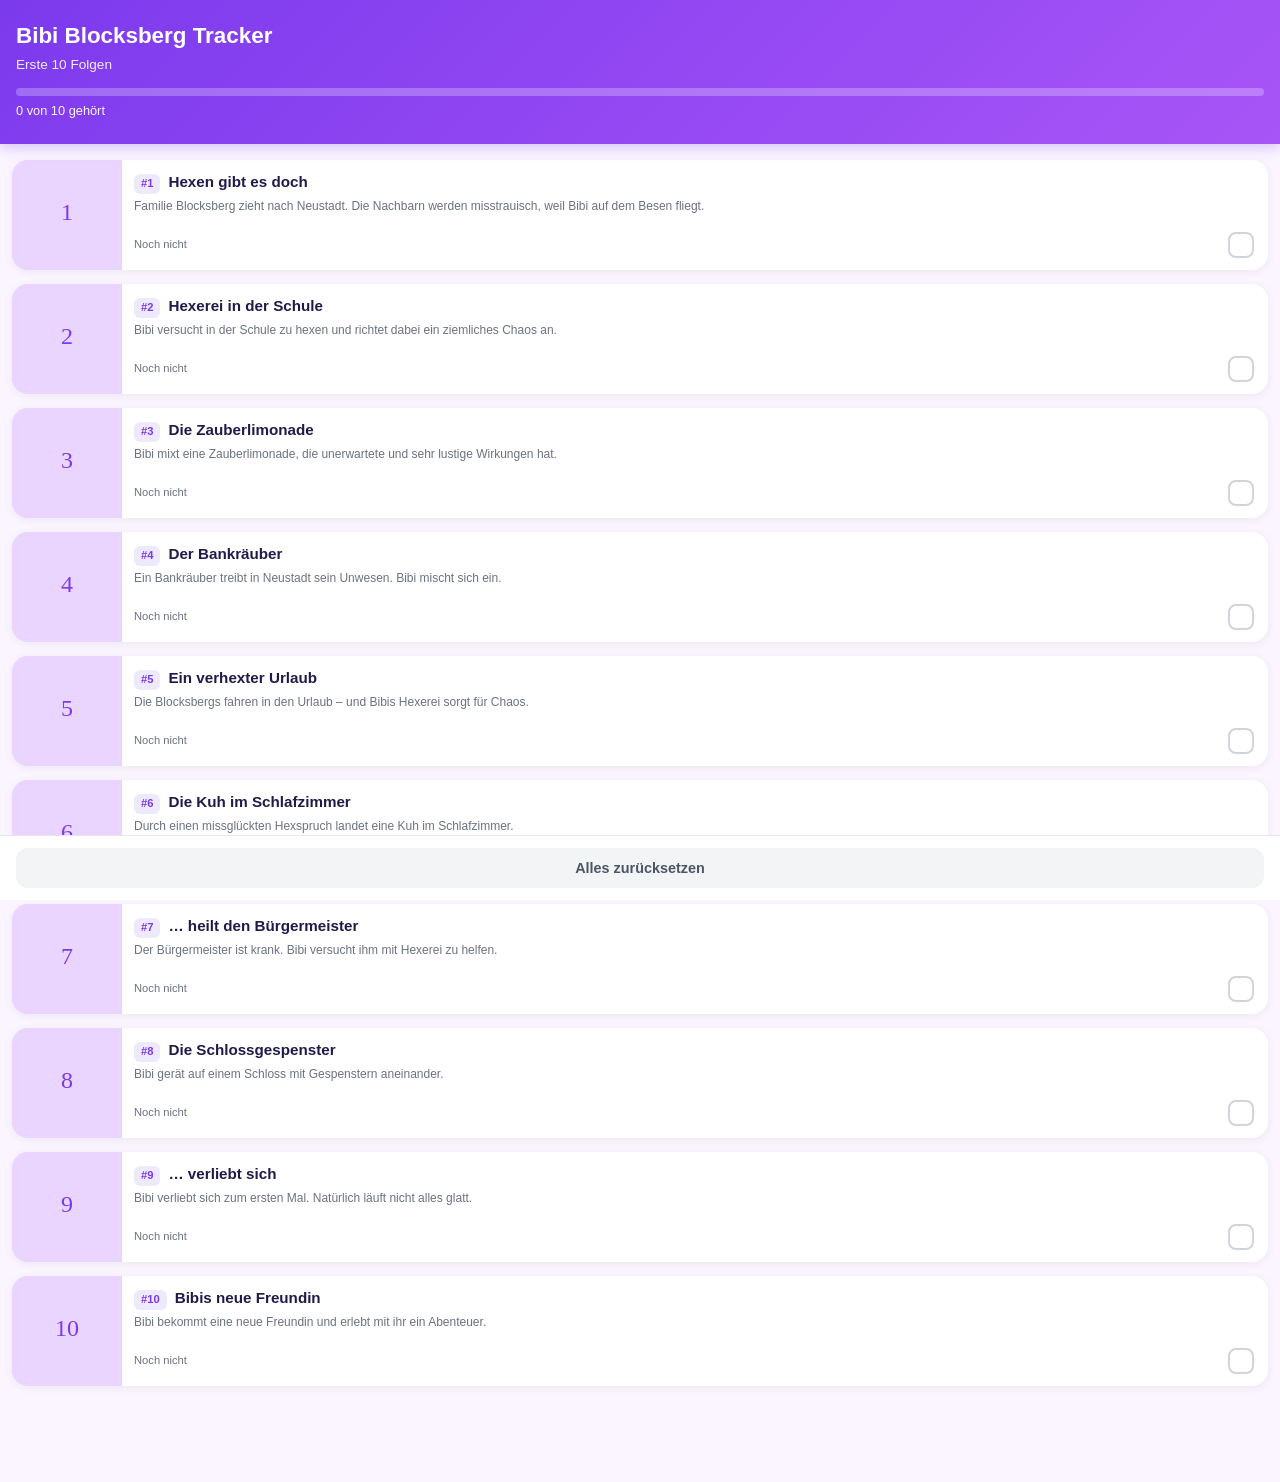
<file: index.html>
<!DOCTYPE html>
<html lang="de">
<head>
  <meta charset="UTF-8" />
  <meta name="viewport" content="width=device-width, initial-scale=1.0, maximum-scale=1.0, user-scalable=no" />
  <meta name="theme-color" content="#7c3aed" />
  <meta name="apple-mobile-web-app-capable" content="yes" />
  <title>Bibi Tracker – Erste 10</title>
  <style>
    :root {
      --primary: #7c3aed;
      --primary-dark: #5b21b6;
      --bg: #faf5ff;
      --card: #ffffff;
      --text: #1e1b4b;
      --muted: #6b7280;
      --success: #10b981;
    }

    * {
      box-sizing: border-box;
      margin: 0;
      padding: 0;
      -webkit-tap-highlight-color: transparent;
    }

    body {
      font-family: -apple-system, BlinkMacSystemFont, "Segoe UI", Roboto, sans-serif;
      background: var(--bg);
      color: var(--text);
      line-height: 1.4;
      padding-bottom: 80px;
    }

    header {
      background: linear-gradient(135deg, #7c3aed, #a855f7);
      color: white;
      padding: 20px 16px 24px;
      position: sticky;
      top: 0;
      z-index: 20;
      box-shadow: 0 4px 12px rgba(124, 58, 237, 0.25);
    }

    header h1 {
      font-size: 1.4rem;
      font-weight: 700;
    }

    header p {
      font-size: 0.85rem;
      opacity: 0.9;
      margin-top: 4px;
    }

    .progress-bar {
      height: 8px;
      background: rgba(255,255,255,0.25);
      border-radius: 99px;
      margin-top: 14px;
      overflow: hidden;
    }

    .progress-fill {
      height: 100%;
      background: white;
      border-radius: 99px;
      transition: width 0.35s ease;
    }

    .progress-text {
      font-size: 0.8rem;
      margin-top: 6px;
      opacity: 0.95;
    }

    .list {
      padding: 16px 12px;
      display: flex;
      flex-direction: column;
      gap: 14px;
    }

    .card {
      background: var(--card);
      border-radius: 16px;
      overflow: hidden;
      box-shadow: 0 2px 10px rgba(0,0,0,0.06);
      display: flex;
      gap: 0;
      transition: transform 0.15s;
    }

    .card:active {
      transform: scale(0.985);
    }

    .cover {
      width: 110px;
      min-width: 110px;
      height: 110px;
      object-fit: cover;
      background: #e9d5ff;
    }

    .info {
      flex: 1;
      padding: 12px 14px 12px 12px;
      display: flex;
      flex-direction: column;
      justify-content: space-between;
    }

    .title-row {
      display: flex;
      align-items: flex-start;
      gap: 8px;
    }

    .num {
      background: #ede9fe;
      color: var(--primary);
      font-size: 0.7rem;
      font-weight: 700;
      padding: 2px 7px;
      border-radius: 6px;
      flex-shrink: 0;
      margin-top: 2px;
    }

    .title {
      font-size: 0.95rem;
      font-weight: 600;
      line-height: 1.25;
    }

    .desc {
      font-size: 0.75rem;
      color: var(--muted);
      margin-top: 4px;
      display: -webkit-box;
      -webkit-line-clamp: 2;
      -webkit-box-orient: vertical;
      overflow: hidden;
    }

    .check-row {
      display: flex;
      align-items: center;
      justify-content: space-between;
      margin-top: 8px;
    }

    .checkbox {
      width: 26px;
      height: 26px;
      border: 2.5px solid #d1d5db;
      border-radius: 8px;
      display: flex;
      align-items: center;
      justify-content: center;
      cursor: pointer;
      transition: all 0.2s;
      flex-shrink: 0;
    }

    .checkbox.checked {
      background: var(--success);
      border-color: var(--success);
    }

    .checkbox.checked::after {
      content: "✓";
      color: white;
      font-size: 15px;
      font-weight: 700;
    }

    .status {
      font-size: 0.7rem;
      color: var(--muted);
    }

    .status.done {
      color: var(--success);
      font-weight: 600;
    }

    footer {
      position: fixed;
      bottom: 0;
      left: 0;
      right: 0;
      background: white;
      border-top: 1px solid #e5e7eb;
      padding: 12px 16px;
      display: flex;
      gap: 10px;
      z-index: 20;
    }

    button {
      flex: 1;
      border: none;
      border-radius: 12px;
      padding: 12px;
      font-size: 0.9rem;
      font-weight: 600;
      cursor: pointer;
    }

    .btn-reset {
      background: #f3f4f6;
      color: #4b5563;
    }

    .btn-reset:active {
      background: #e5e7eb;
    }

    .empty {
      text-align: center;
      padding: 40px 20px;
      color: var(--muted);
    }
  </style>
</head>
<body>
  <header>
    <h1>Bibi Blocksberg Tracker</h1>
    <p>Erste 10 Folgen</p>
    <div class="progress-bar">
      <div class="progress-fill" id="progressFill" style="width: 0%"></div>
    </div>
    <div class="progress-text" id="progressText">0 von 10 gehört</div>
  </header>

  <div class="list" id="list"></div>

  <footer>
    <button class="btn-reset" onclick="resetAll()">Alles zurücksetzen</button>
  </footer>

  <script>
    const episodes = [
      {
        id: 1,
        title: "Hexen gibt es doch",
        desc: "Familie Blocksberg zieht nach Neustadt. Die Nachbarn werden misstrauisch, weil Bibi auf dem Besen fliegt.",
        cover: "https://www.bibiblocksberg.de/sites/default/files/styles/max_2600x2600/public/hoerspiele/ep_image/Bibi_Blocksberg_001.jpg.webp"
      },
      {
        id: 2,
        title: "Hexerei in der Schule",
        desc: "Bibi versucht in der Schule zu hexen und richtet dabei ein ziemliches Chaos an.",
        cover: "https://www.bibiblocksberg.de/sites/default/files/styles/max_2600x2600/public/hoerspiele/ep_image/Bibi_Blocksberg_002.jpg.webp"
      },
      {
        id: 3,
        title: "Die Zauberlimonade",
        desc: "Bibi mixt eine Zauberlimonade, die unerwartete und sehr lustige Wirkungen hat.",
        cover: "https://www.bibiblocksberg.de/sites/default/files/styles/max_2600x2600/public/hoerspiele/ep_image/Bibi_Blocksberg_003.jpg.webp"
      },
      {
        id: 4,
        title: "Der Bankräuber",
        desc: "Ein Bankräuber treibt in Neustadt sein Unwesen. Bibi mischt sich ein.",
        cover: "https://www.bibiblocksberg.de/sites/default/files/styles/max_2600x2600/public/hoerspiele/ep_image/Bibi_Blocksberg_004.jpg.webp"
      },
      {
        id: 5,
        title: "Ein verhexter Urlaub",
        desc: "Die Blocksbergs fahren in den Urlaub – und Bibis Hexerei sorgt für Chaos.",
        cover: "https://www.bibiblocksberg.de/sites/default/files/styles/max_2600x2600/public/hoerspiele/ep_image/Bibi_Blocksberg_005.jpg.webp"
      },
      {
        id: 6,
        title: "Die Kuh im Schlafzimmer",
        desc: "Durch einen missglückten Hexspruch landet eine Kuh im Schlafzimmer.",
        cover: "https://www.bibiblocksberg.de/sites/default/files/styles/max_2600x2600/public/hoerspiele/ep_image/Bibi_Blocksberg_006.jpg.webp"
      },
      {
        id: 7,
        title: "… heilt den Bürgermeister",
        desc: "Der Bürgermeister ist krank. Bibi versucht ihm mit Hexerei zu helfen.",
        cover: "https://www.bibiblocksberg.de/sites/default/files/styles/max_2600x2600/public/hoerspiele/ep_image/Bibi_Blocksberg_007.jpg.webp"
      },
      {
        id: 8,
        title: "Die Schlossgespenster",
        desc: "Bibi gerät auf einem Schloss mit Gespenstern aneinander.",
        cover: "https://www.bibiblocksberg.de/sites/default/files/styles/max_2600x2600/public/hoerspiele/ep_image/Bibi_Blocksberg_008.jpg.webp"
      },
      {
        id: 9,
        title: "… verliebt sich",
        desc: "Bibi verliebt sich zum ersten Mal. Natürlich läuft nicht alles glatt.",
        cover: "https://www.bibiblocksberg.de/sites/default/files/styles/max_2600x2600/public/hoerspiele/ep_image/Bibi_Blocksberg_009.jpg.webp"
      },
      {
        id: 10,
        title: "Bibis neue Freundin",
        desc: "Bibi bekommt eine neue Freundin und erlebt mit ihr ein Abenteuer.",
        cover: "https://www.bibiblocksberg.de/sites/default/files/styles/max_2600x2600/public/hoerspiele/ep_image/Bibi_Blocksberg_010.jpg.webp"
      }
    ];

    const STORAGE_KEY = "bibi-tracker-v1";

    function loadState() {
      try {
        return JSON.parse(localStorage.getItem(STORAGE_KEY)) || {};
      } catch {
        return {};
      }
    }

    function saveState(state) {
      localStorage.setItem(STORAGE_KEY, JSON.stringify(state));
    }

    function toggle(id) {
      const state = loadState();
      state[id] = !state[id];
      saveState(state);
      render();
    }

    function resetAll() {
      if (confirm("Wirklich alle Haken zurücksetzen?")) {
        localStorage.removeItem(STORAGE_KEY);
        render();
      }
    }

    function render() {
      const state = loadState();
      const list = document.getElementById("list");
      list.innerHTML = "";

      let done = 0;

      episodes.forEach(ep => {
        const checked = !!state[ep.id];
        if (checked) done++;

        const card = document.createElement("div");
        card.className = "card";
        card.innerHTML = `
          <img class="cover" src="${ep.cover}" alt="Cover ${ep.id}" loading="lazy"
               onerror="this.src='data:image/svg+xml,%3Csvg xmlns=%22http://www.w3.org/2000/svg%22 width=%22110%22 height=%22110%22%3E%3Crect fill=%22%23e9d5ff%22 width=%22110%22 height=%22110%22/%3E%3Ctext x=%2255%22 y=%2260%22 text-anchor=%22middle%22 fill=%22%237c3aed%22 font-size=%2224%22%3E${ep.id}%3C/text%3E%3C/svg%3E'">
          <div class="info">
            <div>
              <div class="title-row">
                <span class="num">#${ep.id}</span>
                <div class="title">${ep.title}</div>
              </div>
              <div class="desc">${ep.desc}</div>
            </div>
            <div class="check-row">
              <span class="status ${checked ? 'done' : ''}">${checked ? 'Gehört ✓' : 'Noch nicht'}</span>
              <div class="checkbox ${checked ? 'checked' : ''}" onclick="toggle(${ep.id})"></div>
            </div>
          </div>
        `;
        list.appendChild(card);
      });

      const pct = (done / 10) * 100;
      document.getElementById("progressFill").style.width = pct + "%";
      document.getElementById("progressText").textContent = `${done} von 10 gehört`;
    }

    render();
  </script>
</body>
</html>
</file>
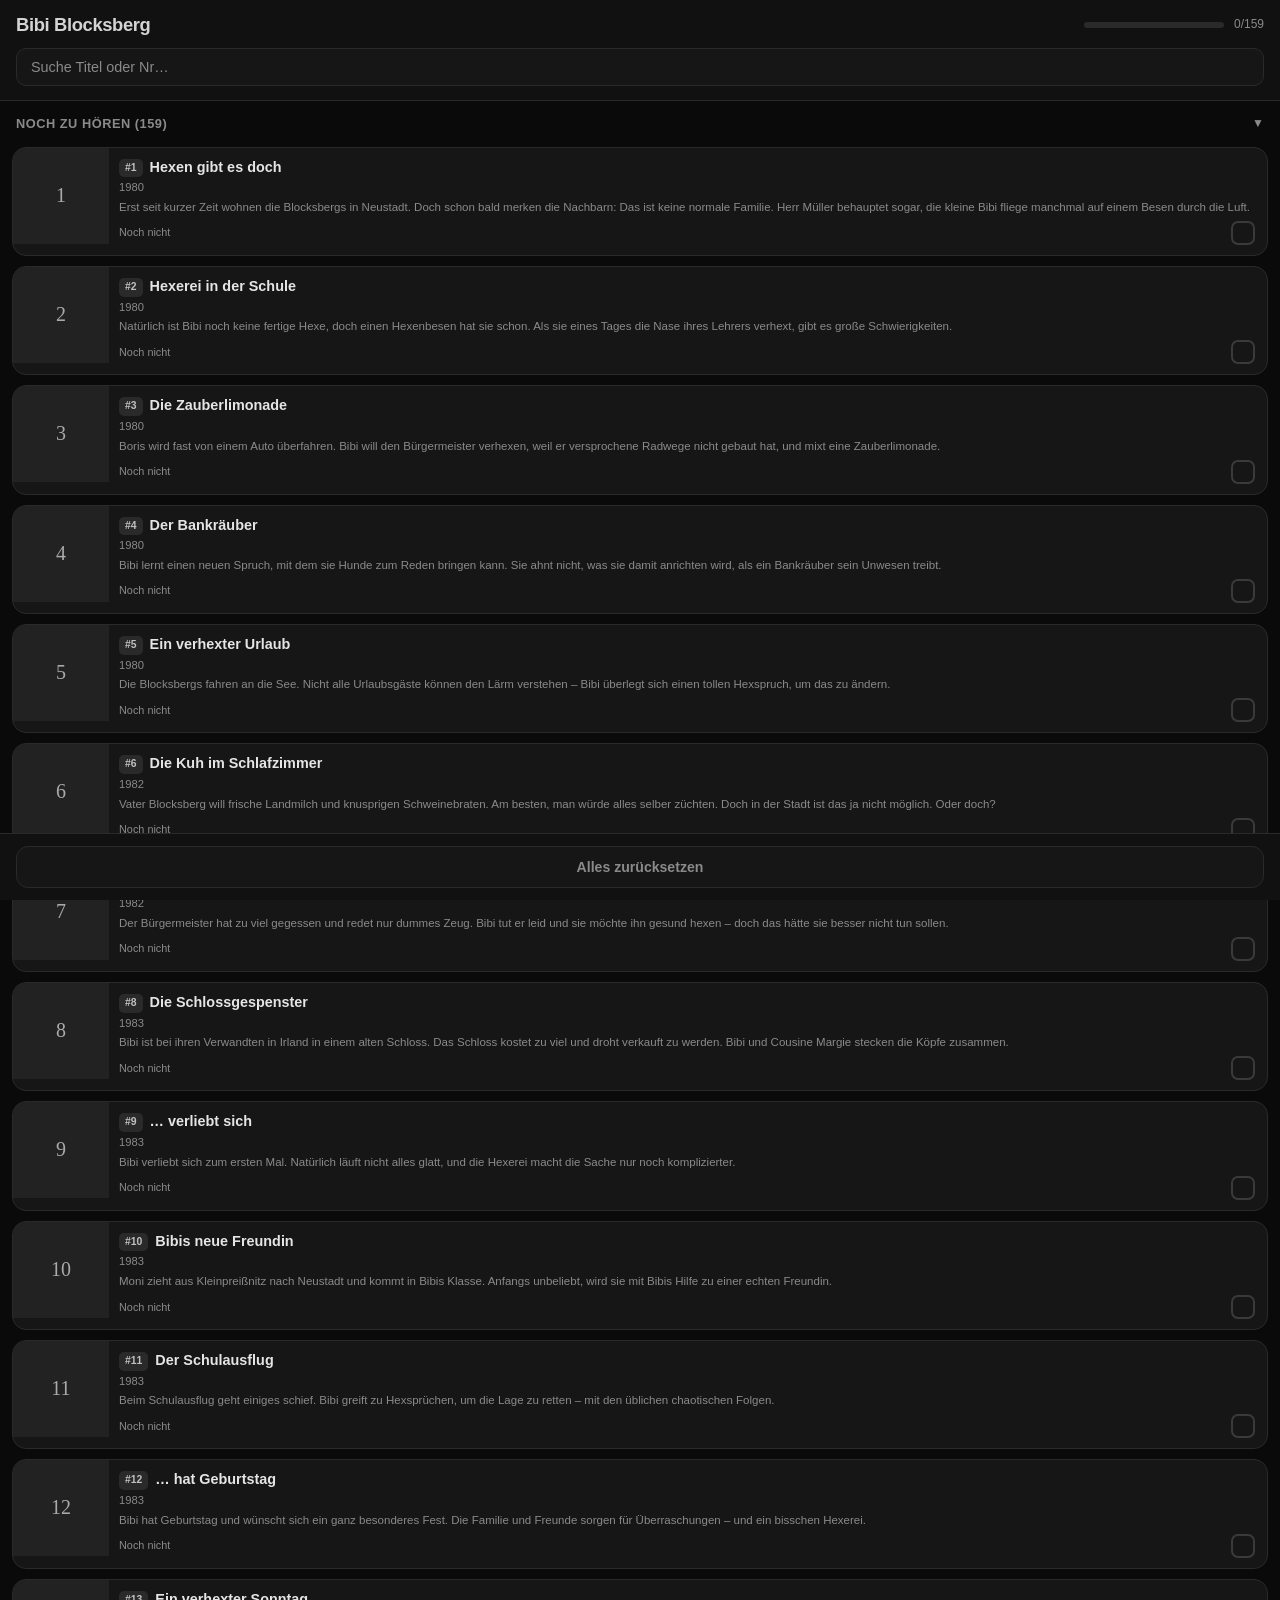
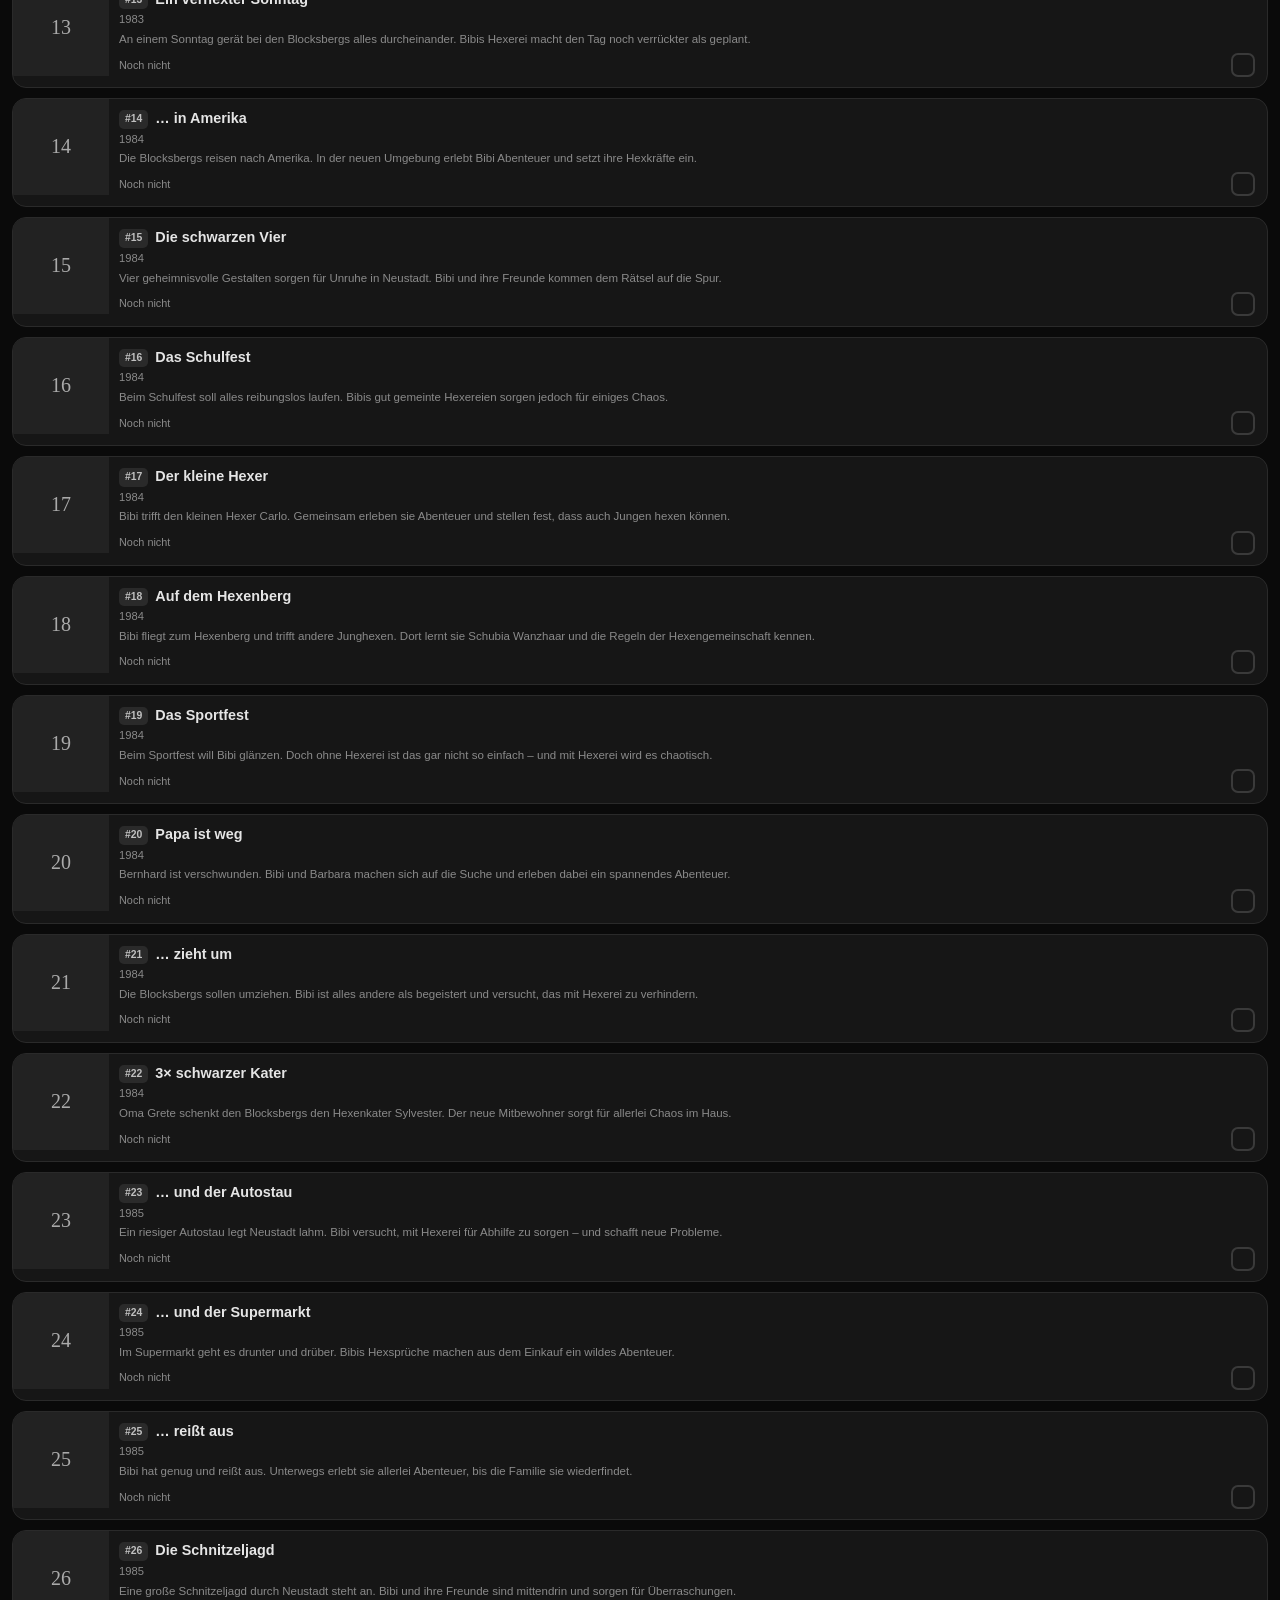
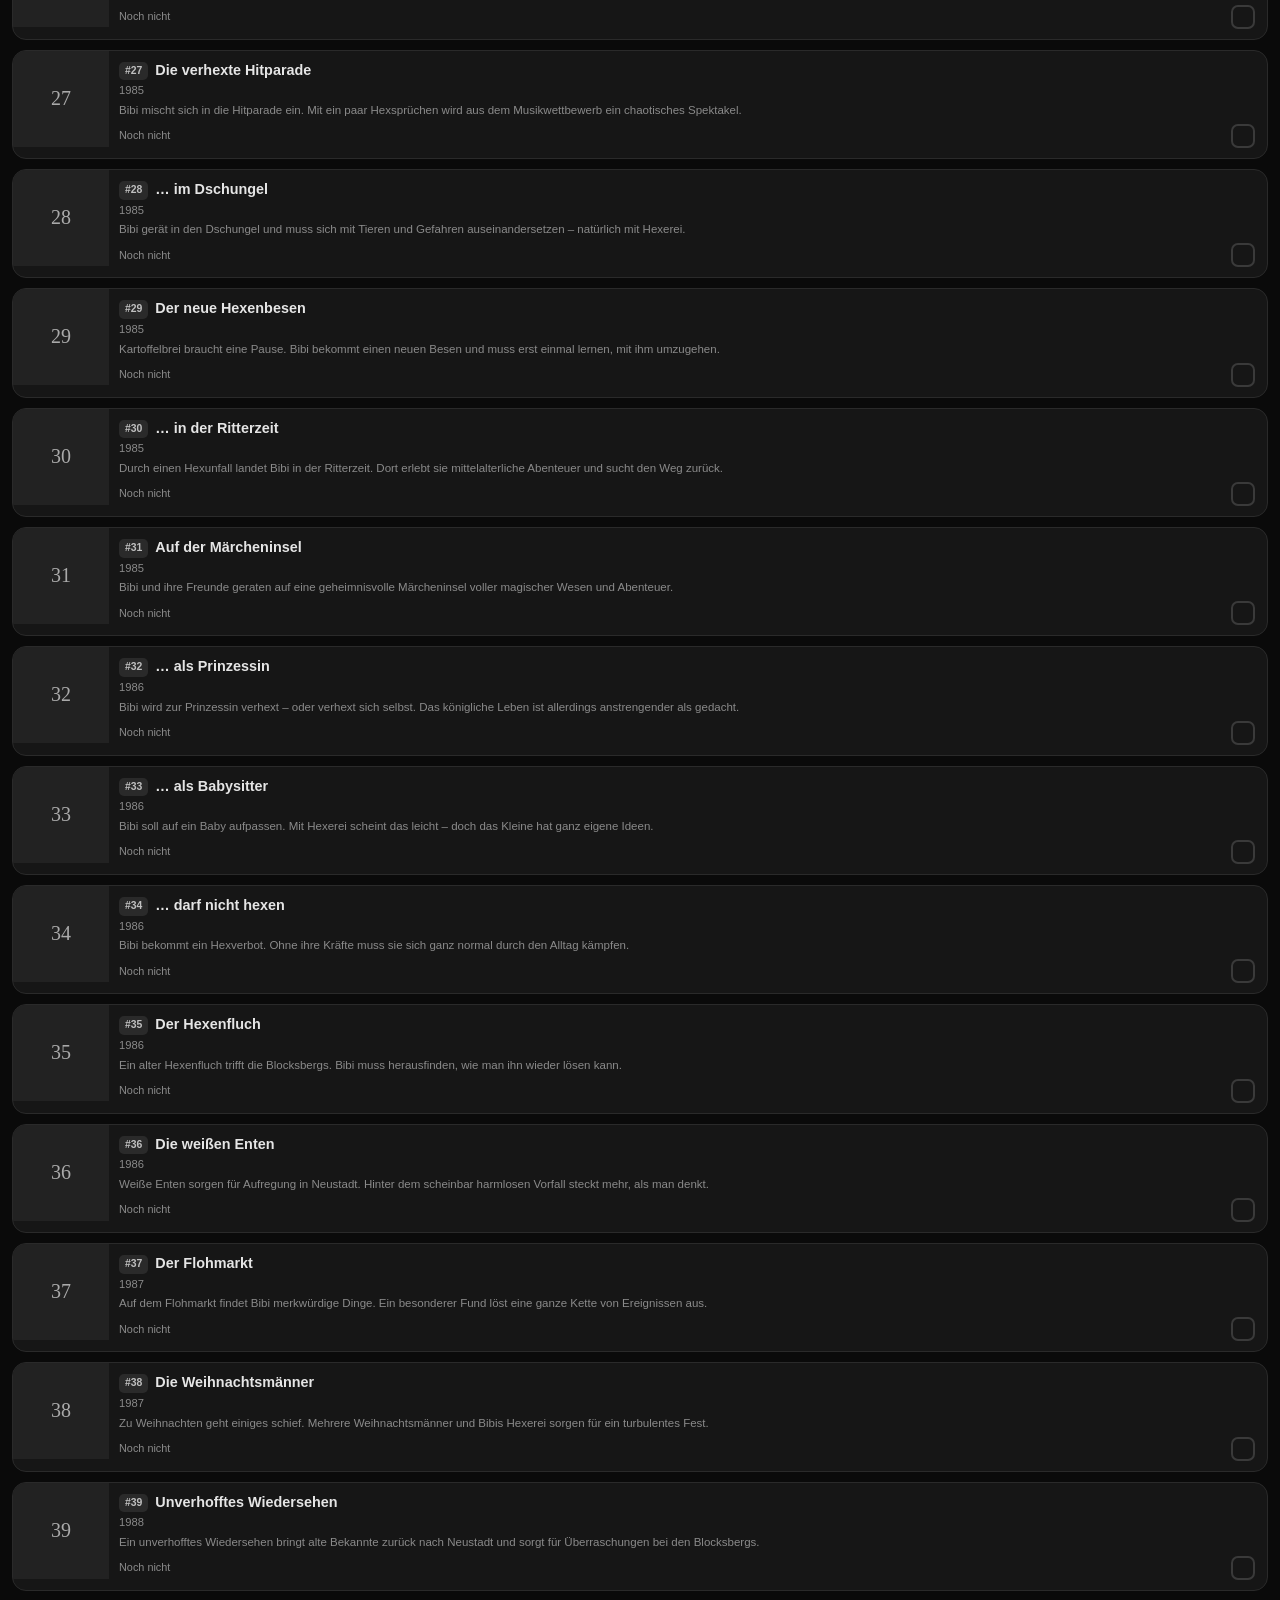
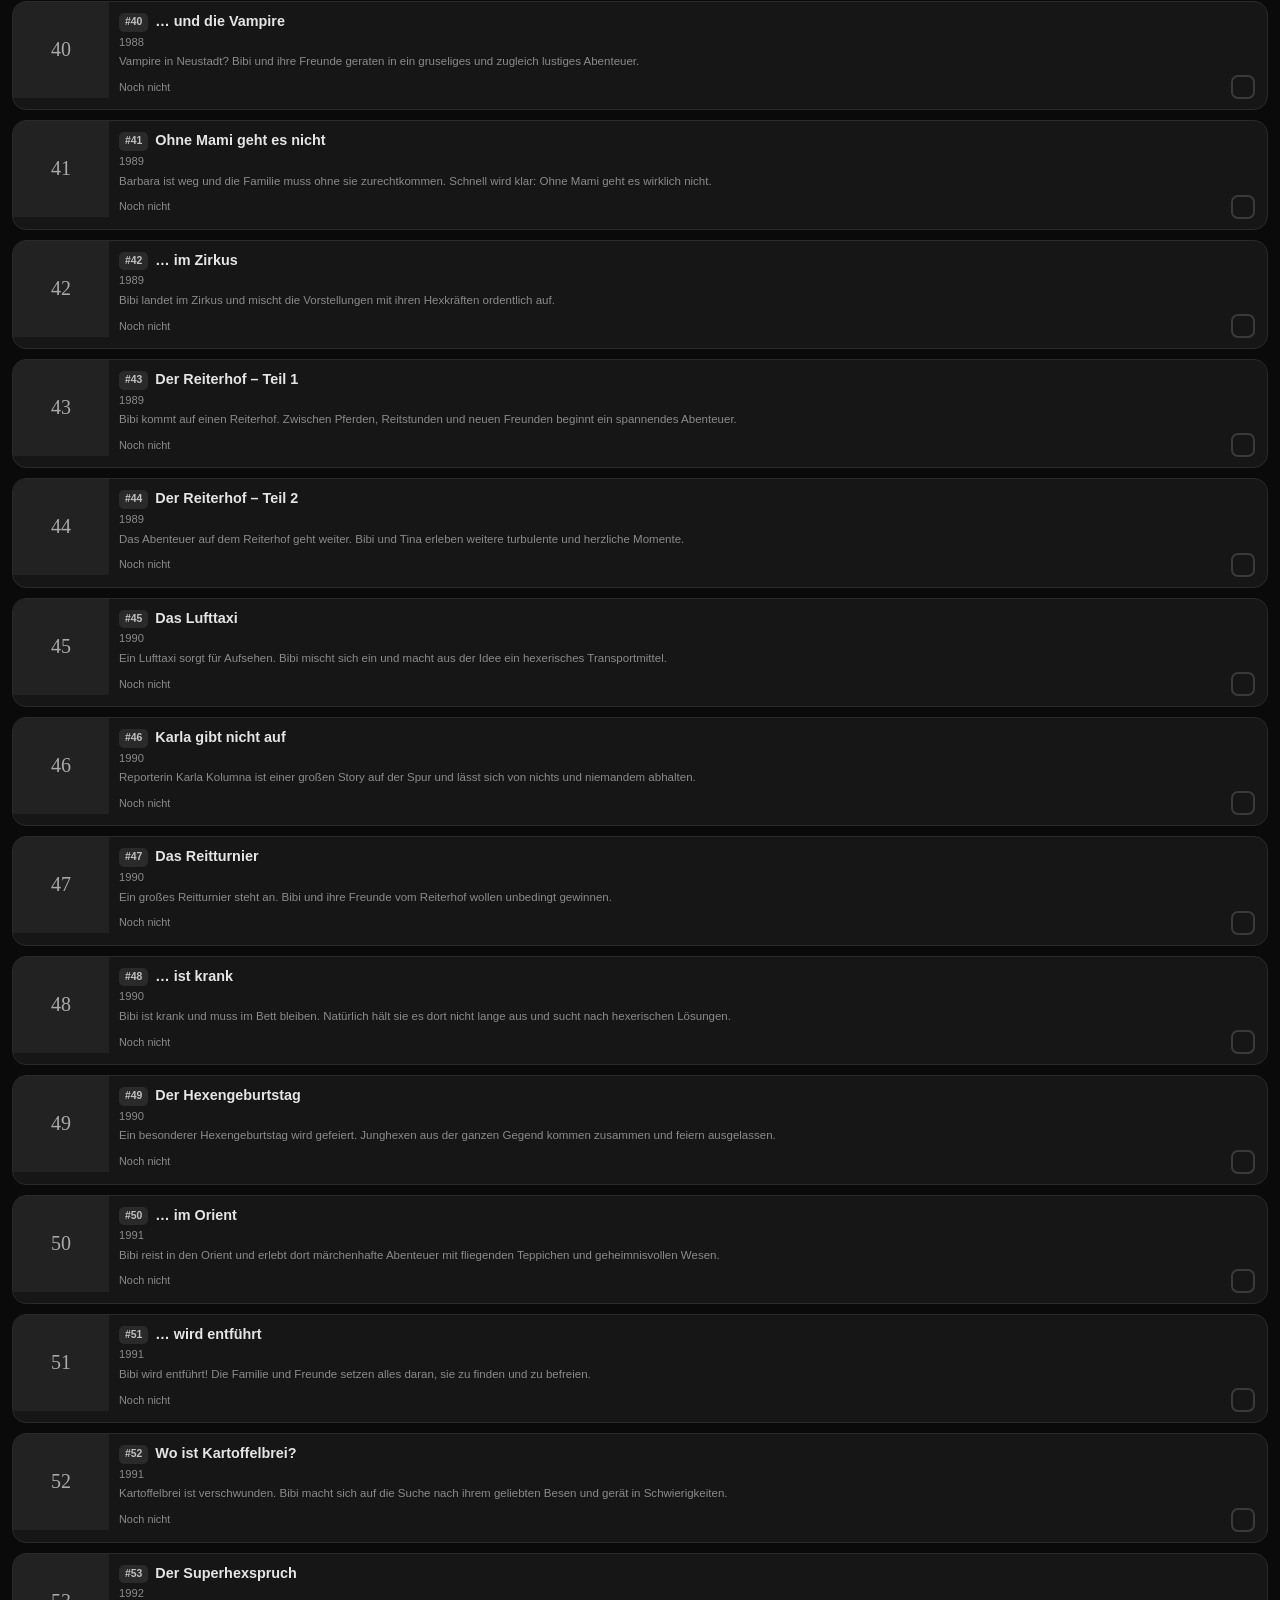
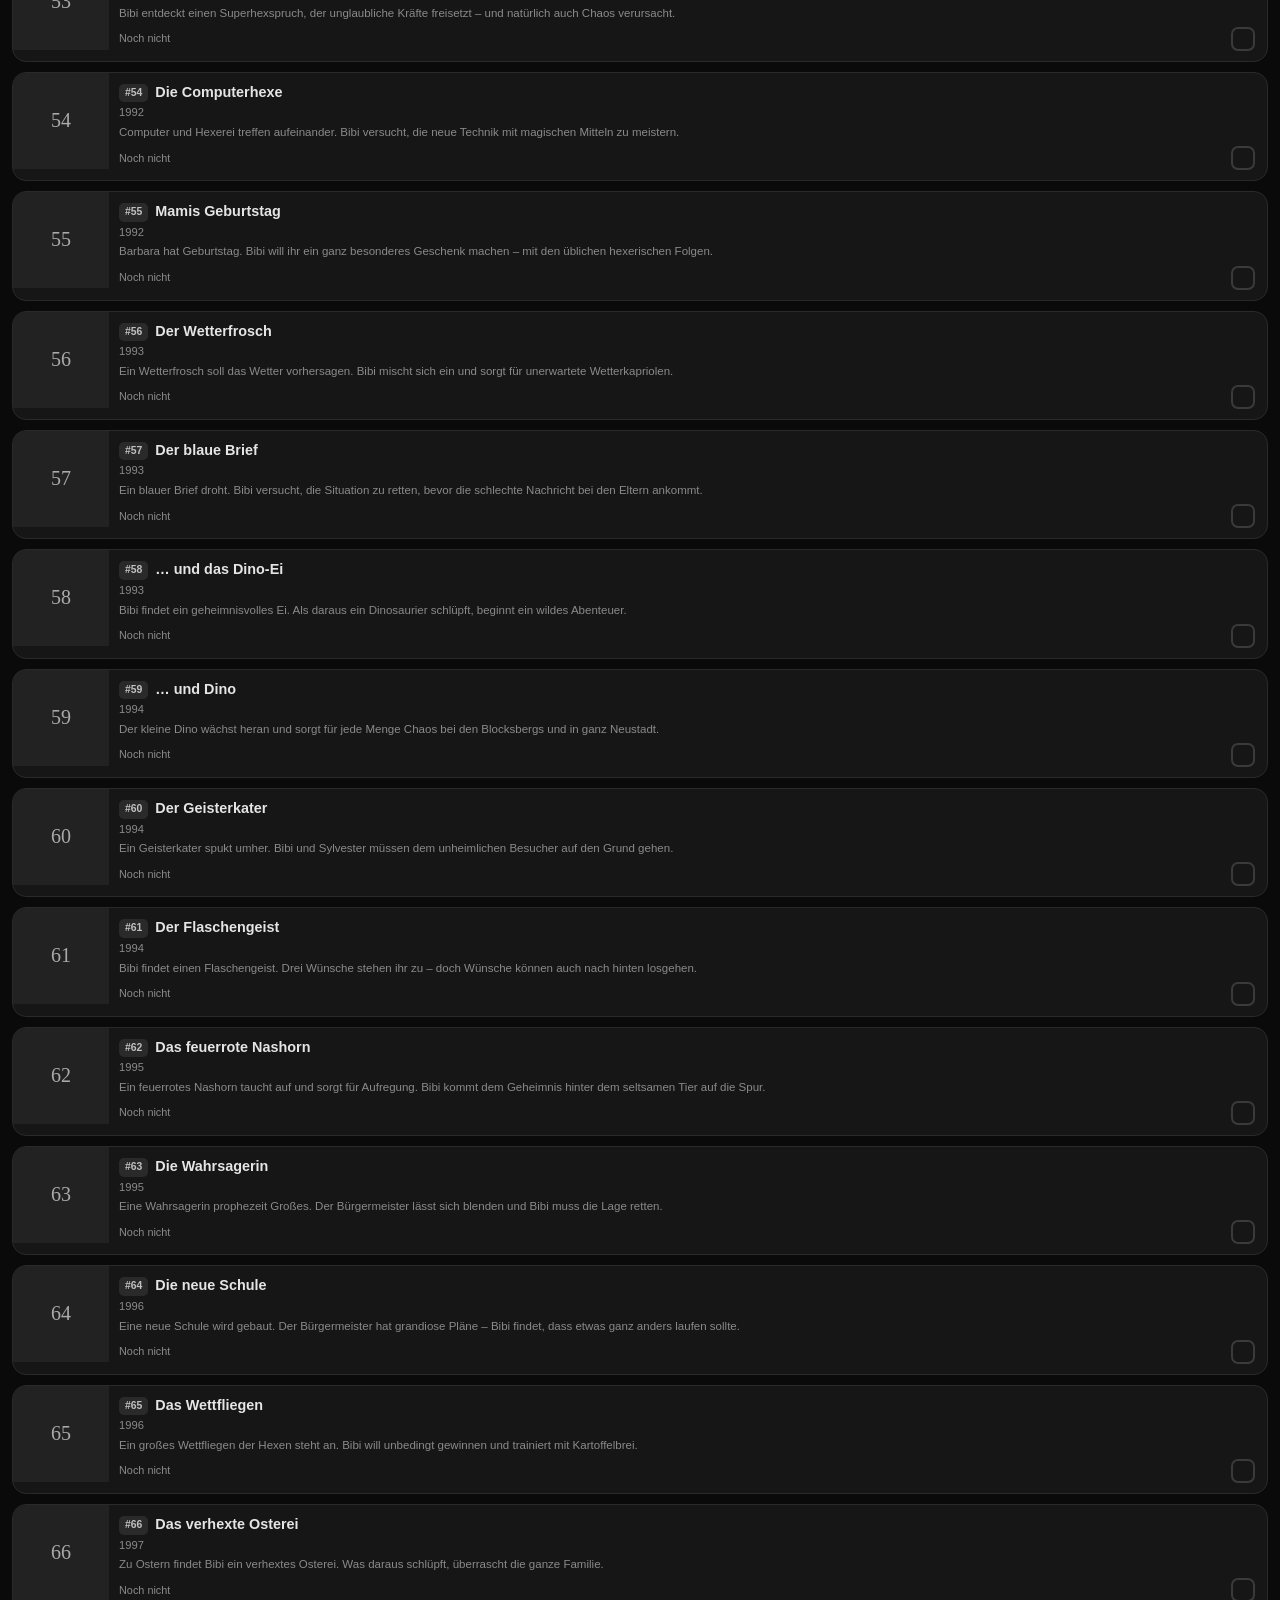
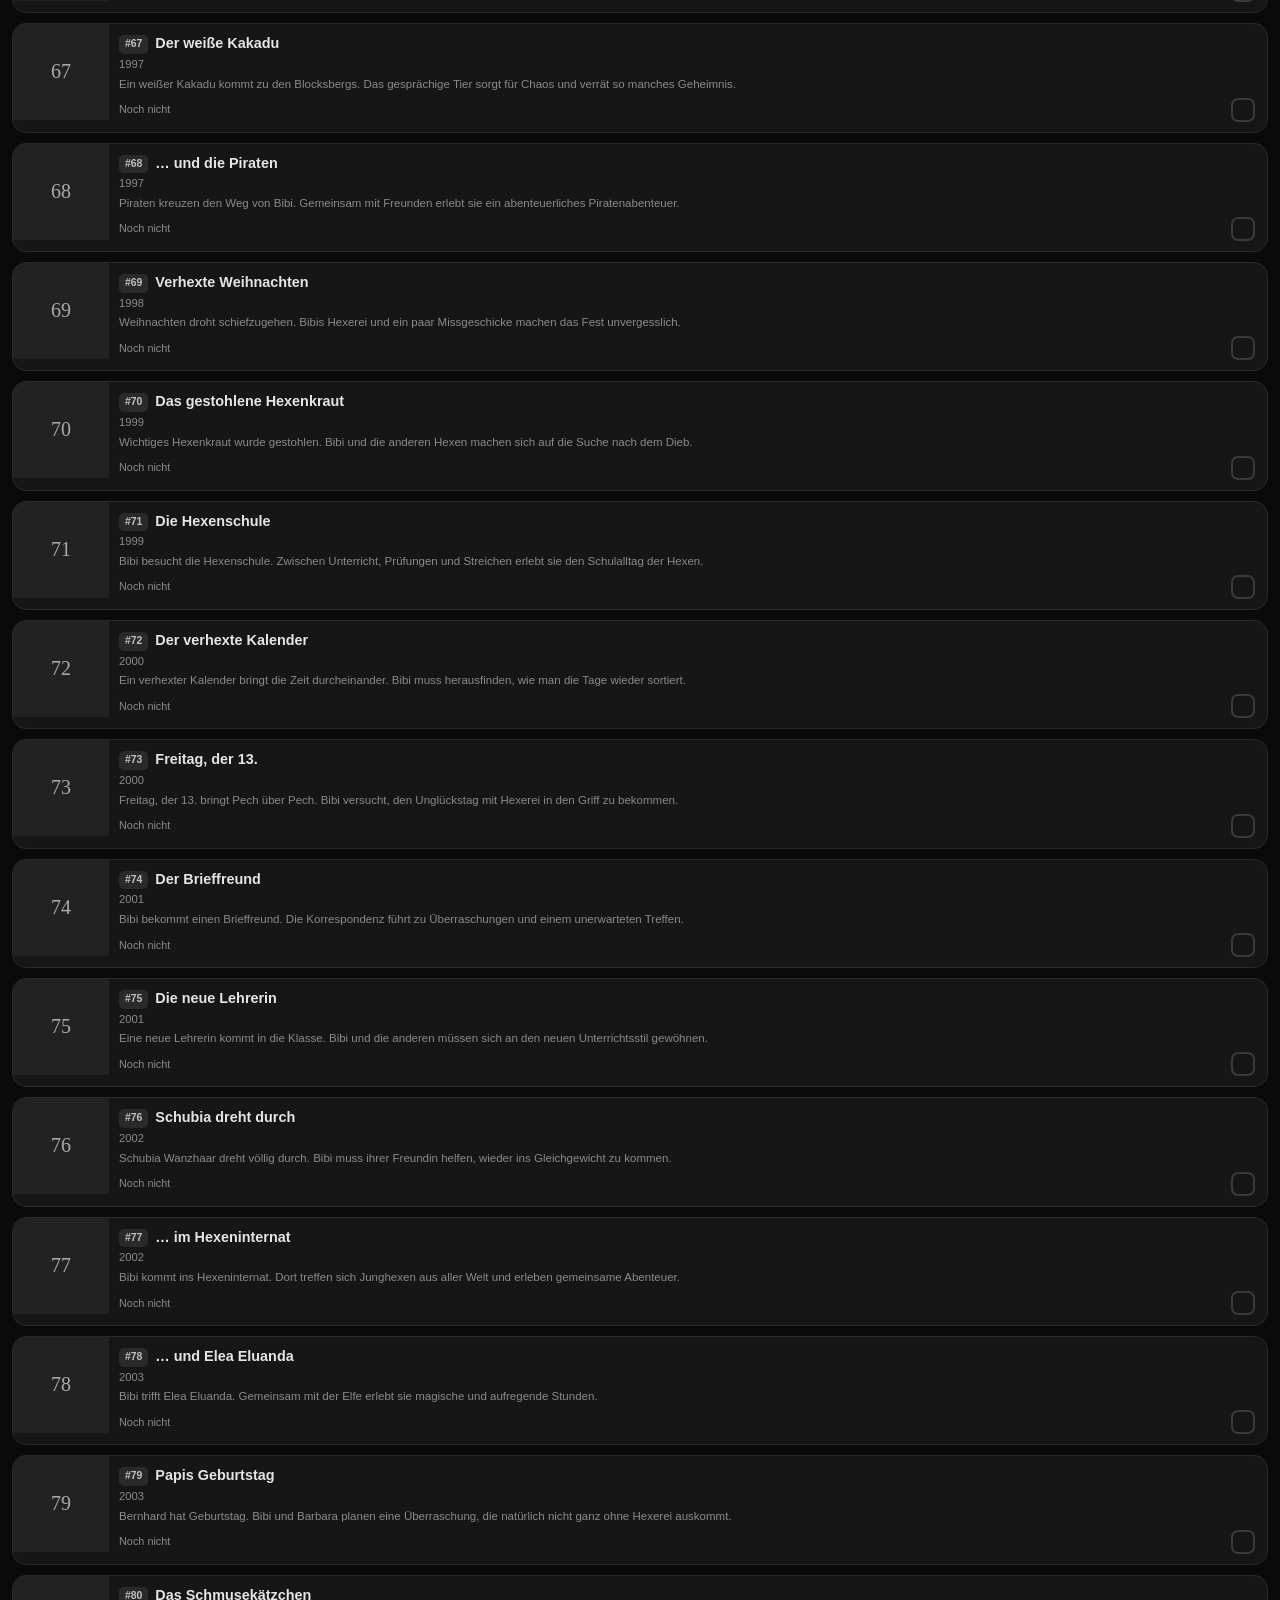
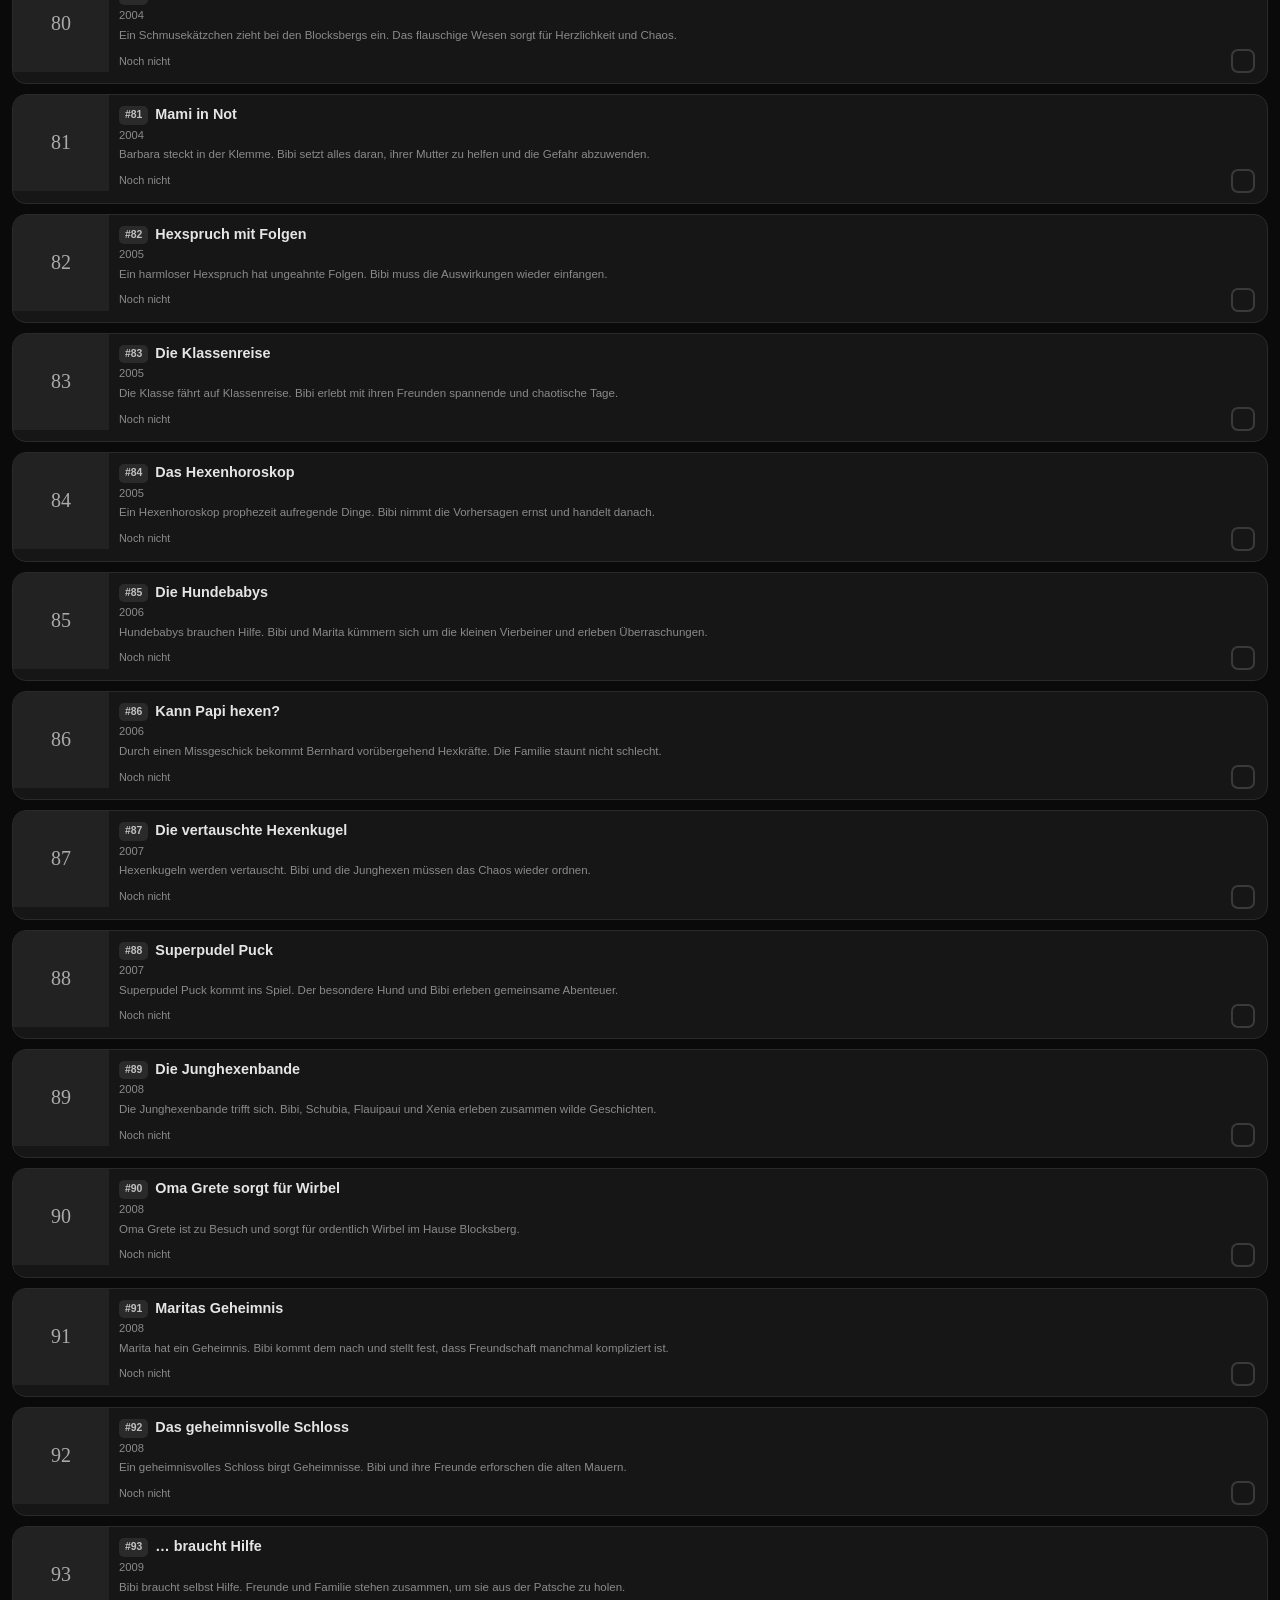
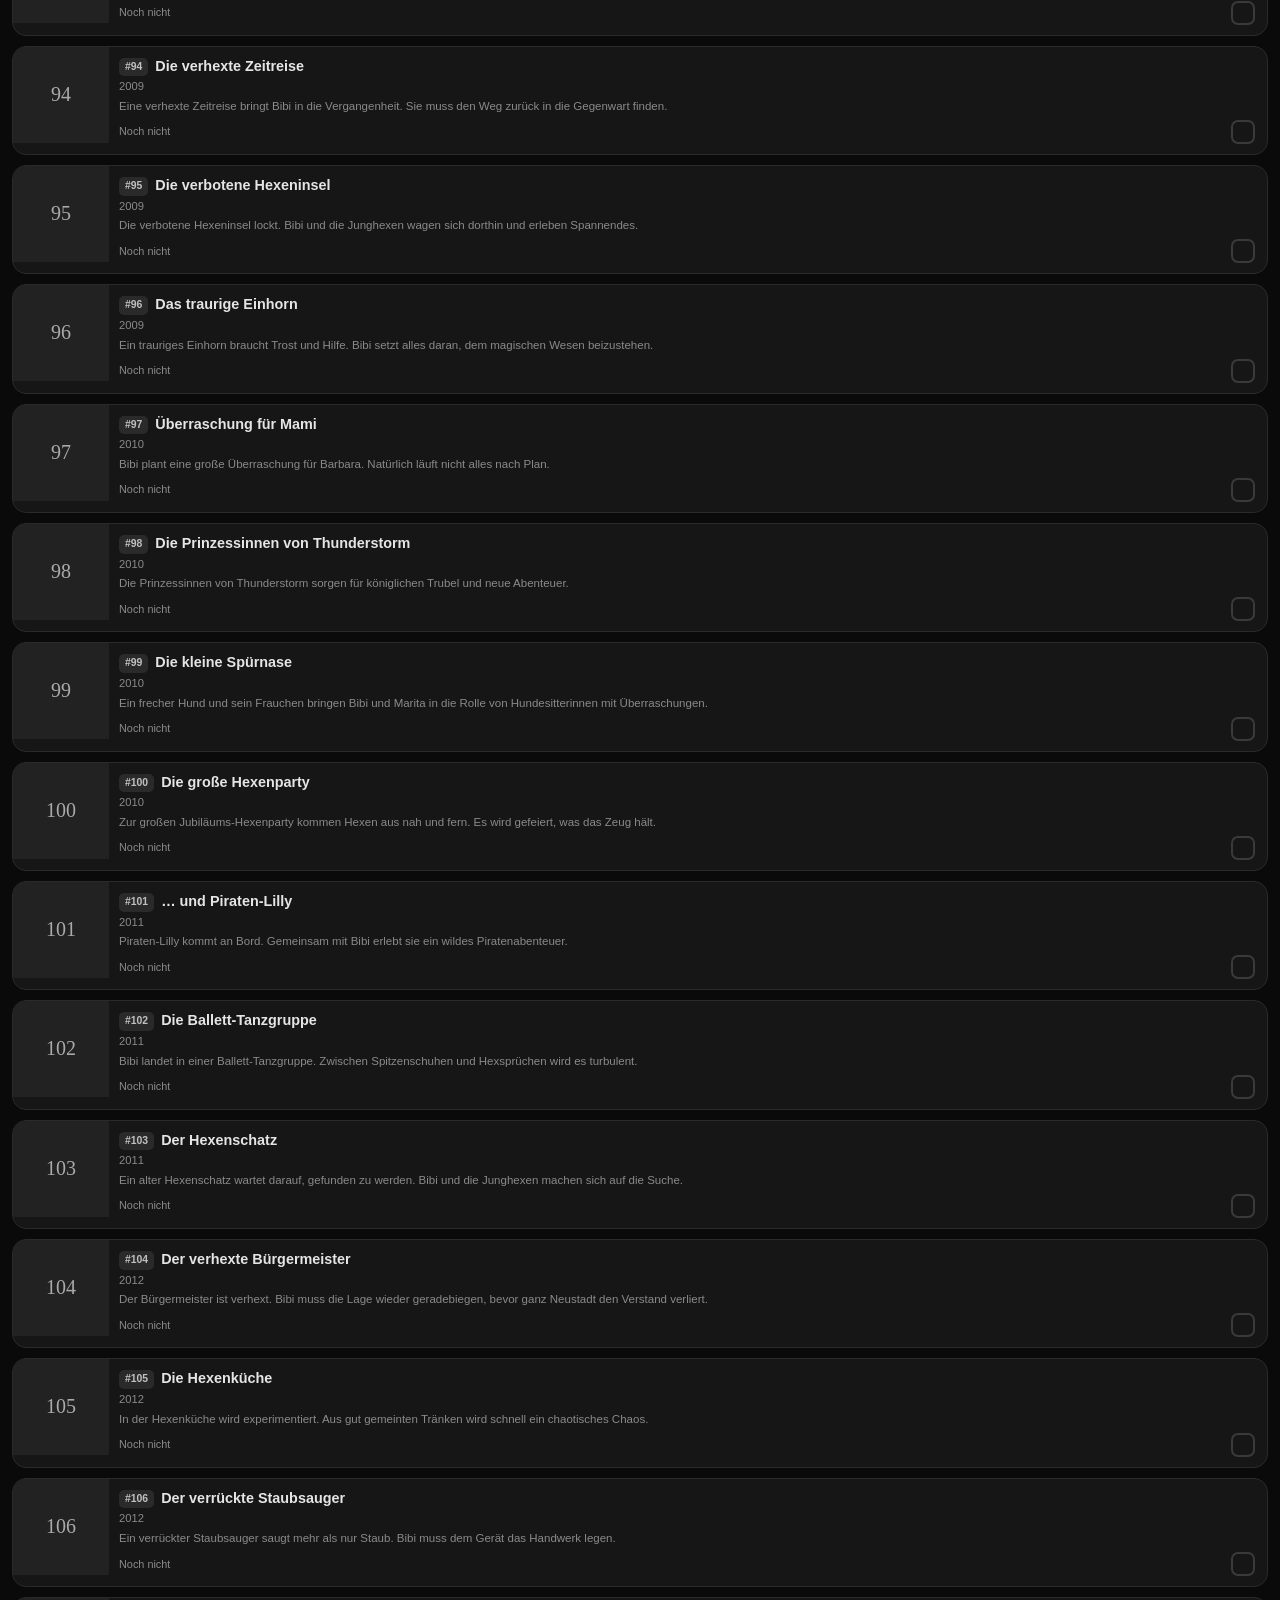
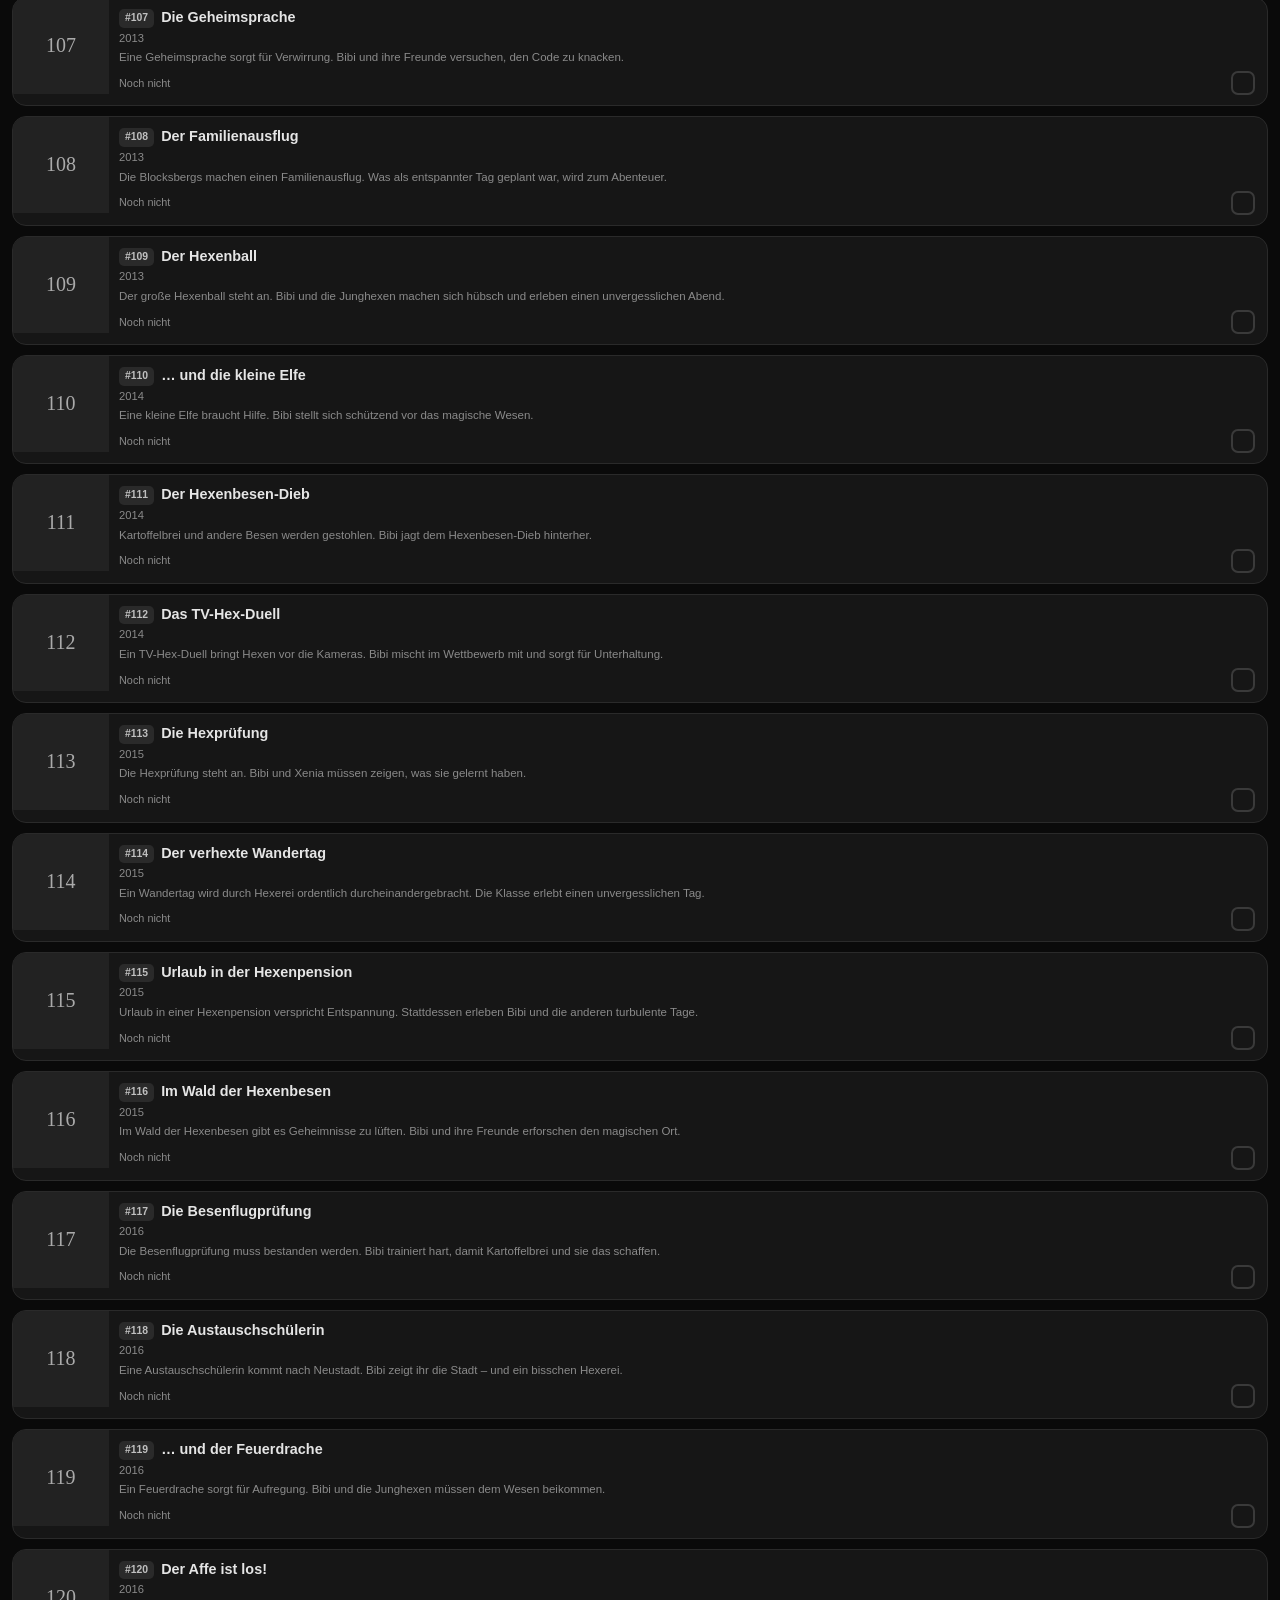
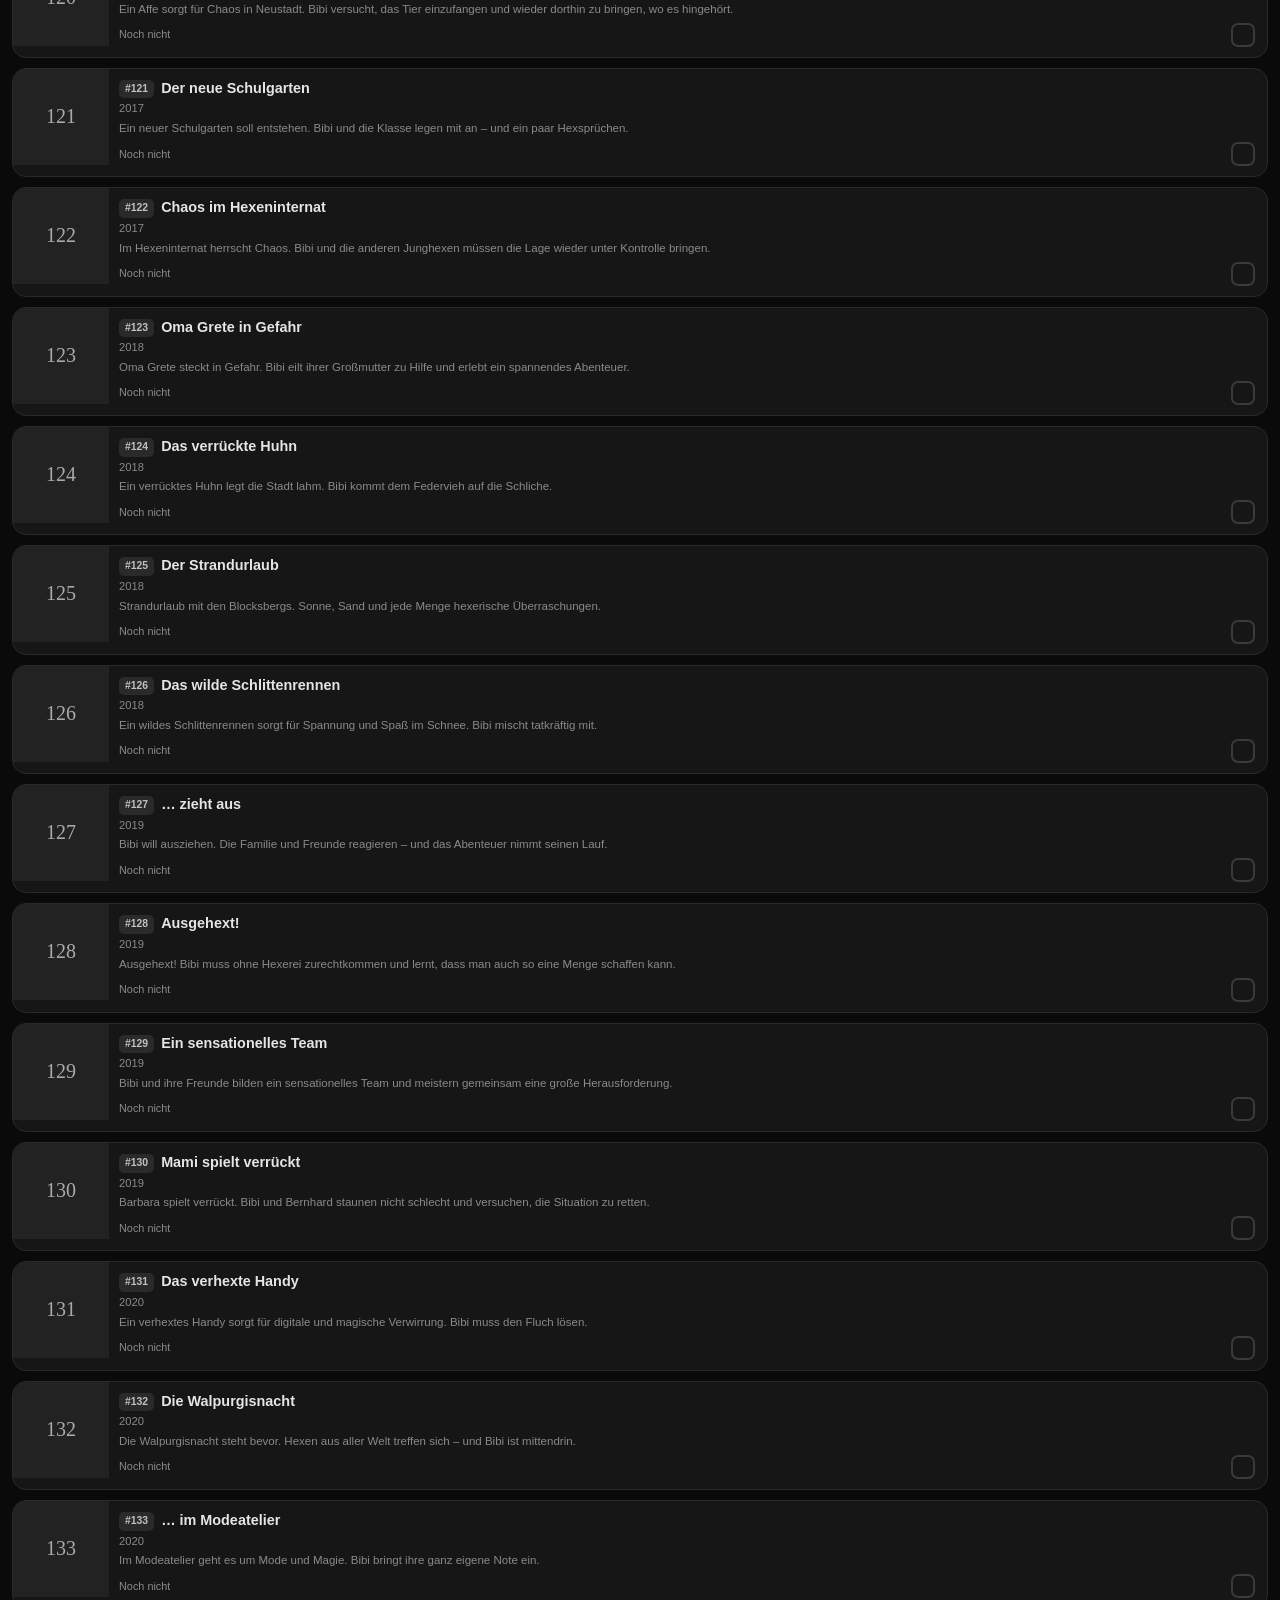
<file: bibi-tracker-2.html>
<!DOCTYPE html>
<html lang="de">
<head>
  <meta charset="UTF-8" />
  <meta name="viewport" content="width=device-width, initial-scale=1.0, maximum-scale=1.0, user-scalable=no" />
  <meta name="theme-color" content="#0a0a0a" />
  <meta name="apple-mobile-web-app-capable" content="yes" />
  <title>Bibi Blocksberg Tracker</title>
  <style>
    :root {
      --bg: #0a0a0a;
      --bg2: #111111;
      --card: #161616;
      --card-hover: #1e1e1e;
      --text: #e5e5e5;
      --muted: #8a8a8a;
      --primary: #c0c0c0;
      --primary-dim: #8a8a8a;
      --success: #6ee7b7;
      --border: #2a2a2a;
      --greyed: #555555;
      --accent: #d4d4d4;
    }

    * {
      box-sizing: border-box;
      margin: 0;
      padding: 0;
      -webkit-tap-highlight-color: transparent;
    }

    body {
      font-family: -apple-system, BlinkMacSystemFont, "Segoe UI", Roboto, sans-serif;
      background: var(--bg);
      color: var(--text);
      line-height: 1.4;
      padding-bottom: 90px;
      min-height: 100vh;
    }

    header {
      background: var(--bg2);
      border-bottom: 1px solid var(--border);
      padding: 12px 16px 14px;
      position: sticky;
      top: 0;
      z-index: 30;
    }

    .header-top {
      display: flex;
      align-items: center;
      justify-content: space-between;
      gap: 12px;
      margin-bottom: 10px;
    }

    header h1 {
      font-size: 1.15rem;
      font-weight: 700;
      color: var(--accent);
      letter-spacing: -0.02em;
    }

    .progress-wrap {
      display: flex;
      align-items: center;
      gap: 10px;
      flex: 1;
      max-width: 180px;
    }

    .progress-bar {
      flex: 1;
      height: 6px;
      background: var(--border);
      border-radius: 99px;
      overflow: hidden;
    }

    .progress-fill {
      height: 100%;
      background: linear-gradient(90deg, #555, #c0c0c0);
      border-radius: 99px;
      transition: width 0.35s ease;
    }

    .progress-text {
      font-size: 0.75rem;
      color: var(--muted);
      white-space: nowrap;
      font-variant-numeric: tabular-nums;
    }

    .search-row {
      display: flex;
      gap: 8px;
    }

    #search {
      flex: 1;
      background: var(--card);
      border: 1px solid var(--border);
      border-radius: 10px;
      padding: 10px 14px;
      color: var(--text);
      font-size: 0.9rem;
      outline: none;
    }

    #search::placeholder {
      color: var(--muted);
    }

    #search:focus {
      border-color: #555;
    }

    .section-header {
      display: flex;
      align-items: center;
      justify-content: space-between;
      padding: 14px 16px 6px;
      cursor: pointer;
      user-select: none;
    }

    .section-header h2 {
      font-size: 0.8rem;
      font-weight: 600;
      color: var(--muted);
      text-transform: uppercase;
      letter-spacing: 0.04em;
    }

    .section-header .chevron {
      color: var(--muted);
      font-size: 0.75rem;
      transition: transform 0.2s;
    }

    .section-header.collapsed .chevron {
      transform: rotate(-90deg);
    }

    .list {
      padding: 8px 12px 16px;
      display: flex;
      flex-direction: column;
      gap: 10px;
    }

    .list.collapsed {
      display: none;
    }

    .card {
      background: var(--card);
      border-radius: 14px;
      overflow: hidden;
      display: flex;
      gap: 0;
      border: 1px solid var(--border);
      transition: background 0.15s, opacity 0.2s;
    }

    .card:active {
      background: var(--card-hover);
    }

    .card.listened {
      opacity: 0.5;
    }

    .card.listened .title,
    .card.listened .desc,
    .card.listened .num,
    .card.listened .year {
      color: var(--greyed);
    }

    .cover {
      width: 96px;
      min-width: 96px;
      height: 96px;
      object-fit: cover;
      background: #222;
    }

    .info {
      flex: 1;
      padding: 10px 12px 10px 10px;
      display: flex;
      flex-direction: column;
      justify-content: space-between;
      min-width: 0;
    }

    .title-row {
      display: flex;
      align-items: flex-start;
      gap: 7px;
    }

    .num {
      background: #2a2a2a;
      color: var(--primary);
      font-size: 0.65rem;
      font-weight: 700;
      padding: 2px 6px;
      border-radius: 5px;
      flex-shrink: 0;
      margin-top: 1px;
    }

    .title {
      font-size: 0.9rem;
      font-weight: 600;
      line-height: 1.25;
      color: var(--text);
    }

    .meta {
      display: flex;
      align-items: center;
      gap: 8px;
      margin-top: 3px;
    }

    .year {
      font-size: 0.7rem;
      color: var(--muted);
      font-weight: 500;
    }

    .desc {
      font-size: 0.72rem;
      color: var(--muted);
      margin-top: 3px;
      display: -webkit-box;
      -webkit-line-clamp: 2;
      -webkit-box-orient: vertical;
      overflow: hidden;
    }

    .check-row {
      display: flex;
      align-items: center;
      justify-content: space-between;
      margin-top: 6px;
    }

    .checkbox {
      width: 24px;
      height: 24px;
      border: 2px solid #3a3a3a;
      border-radius: 7px;
      display: flex;
      align-items: center;
      justify-content: center;
      cursor: pointer;
      transition: all 0.2s;
      flex-shrink: 0;
    }

    .checkbox.checked {
      background: var(--success);
      border-color: var(--success);
    }

    .checkbox.checked::after {
      content: "✓";
      color: #0a0a0a;
      font-size: 14px;
      font-weight: 700;
    }

    .status {
      font-size: 0.68rem;
      color: var(--muted);
    }

    .status.done {
      color: var(--success);
      font-weight: 600;
    }

    footer {
      position: fixed;
      bottom: 0;
      left: 0;
      right: 0;
      background: var(--bg2);
      border-top: 1px solid var(--border);
      padding: 12px 16px;
      display: flex;
      gap: 10px;
      z-index: 30;
    }

    button {
      flex: 1;
      border: none;
      border-radius: 12px;
      padding: 12px;
      font-size: 0.88rem;
      font-weight: 600;
      cursor: pointer;
    }

    .btn-reset {
      background: var(--card);
      color: var(--muted);
      border: 1px solid var(--border);
    }

    .btn-reset:active {
      background: var(--card-hover);
    }

    .empty {
      text-align: center;
      padding: 40px 20px;
      color: var(--muted);
      font-size: 0.9rem;
    }

    .hidden {
      display: none !important;
    }
  </style>
</head>
<body>
  <header>
    <div class="header-top">
      <h1>Bibi Blocksberg</h1>
      <div class="progress-wrap">
        <div class="progress-bar">
          <div class="progress-fill" id="progressFill" style="width: 0%"></div>
        </div>
        <div class="progress-text" id="progressText">0/159</div>
      </div>
    </div>
    <div class="search-row">
      <input type="search" id="search" placeholder="Suche Titel oder Nr…" autocomplete="off" />
    </div>
  </header>

  <div id="openSection">
    <div class="section-header" onclick="toggleSection('open')">
      <h2 id="openLabel">Noch zu hören</h2>
      <span class="chevron">▼</span>
    </div>
    <div class="list" id="openList"></div>
  </div>

  <div id="doneSection">
    <div class="section-header" id="doneHeader" onclick="toggleSection('done')">
      <h2 id="doneLabel">Gehört</h2>
      <span class="chevron">▼</span>
    </div>
    <div class="list" id="doneList"></div>
  </div>

  <footer>
    <button class="btn-reset" onclick="resetAll()">Alles zurücksetzen</button>
  </footer>

  <script>
    const episodes = [
      {id:1, title:"Hexen gibt es doch", year:1980, desc:"Erst seit kurzer Zeit wohnen die Blocksbergs in Neustadt. Doch schon bald merken die Nachbarn: Das ist keine normale Familie. Herr Müller behauptet sogar, die kleine Bibi fliege manchmal auf einem Besen durch die Luft."},
      {id:2, title:"Hexerei in der Schule", year:1980, desc:"Natürlich ist Bibi noch keine fertige Hexe, doch einen Hexenbesen hat sie schon. Als sie eines Tages die Nase ihres Lehrers verhext, gibt es große Schwierigkeiten."},
      {id:3, title:"Die Zauberlimonade", year:1980, desc:"Boris wird fast von einem Auto überfahren. Bibi will den Bürgermeister verhexen, weil er versprochene Radwege nicht gebaut hat, und mixt eine Zauberlimonade."},
      {id:4, title:"Der Bankräuber", year:1980, desc:"Bibi lernt einen neuen Spruch, mit dem sie Hunde zum Reden bringen kann. Sie ahnt nicht, was sie damit anrichten wird, als ein Bankräuber sein Unwesen treibt."},
      {id:5, title:"Ein verhexter Urlaub", year:1980, desc:"Die Blocksbergs fahren an die See. Nicht alle Urlaubsgäste können den Lärm verstehen – Bibi überlegt sich einen tollen Hexspruch, um das zu ändern."},
      {id:6, title:"Die Kuh im Schlafzimmer", year:1982, desc:"Vater Blocksberg will frische Landmilch und knusprigen Schweinebraten. Am besten, man würde alles selber züchten. Doch in der Stadt ist das ja nicht möglich. Oder doch?"},
      {id:7, title:"… heilt den Bürgermeister", year:1982, desc:"Der Bürgermeister hat zu viel gegessen und redet nur dummes Zeug. Bibi tut er leid und sie möchte ihn gesund hexen – doch das hätte sie besser nicht tun sollen."},
      {id:8, title:"Die Schlossgespenster", year:1983, desc:"Bibi ist bei ihren Verwandten in Irland in einem alten Schloss. Das Schloss kostet zu viel und droht verkauft zu werden. Bibi und Cousine Margie stecken die Köpfe zusammen."},
      {id:9, title:"… verliebt sich", year:1983, desc:"Bibi verliebt sich zum ersten Mal. Natürlich läuft nicht alles glatt, und die Hexerei macht die Sache nur noch komplizierter."},
      {id:10, title:"Bibis neue Freundin", year:1983, desc:"Moni zieht aus Kleinpreißnitz nach Neustadt und kommt in Bibis Klasse. Anfangs unbeliebt, wird sie mit Bibis Hilfe zu einer echten Freundin."},
      {id:11, title:"Der Schulausflug", year:1983, desc:"Beim Schulausflug geht einiges schief. Bibi greift zu Hexsprüchen, um die Lage zu retten – mit den üblichen chaotischen Folgen."},
      {id:12, title:"… hat Geburtstag", year:1983, desc:"Bibi hat Geburtstag und wünscht sich ein ganz besonderes Fest. Die Familie und Freunde sorgen für Überraschungen – und ein bisschen Hexerei."},
      {id:13, title:"Ein verhexter Sonntag", year:1983, desc:"An einem Sonntag gerät bei den Blocksbergs alles durcheinander. Bibis Hexerei macht den Tag noch verrückter als geplant."},
      {id:14, title:"… in Amerika", year:1984, desc:"Die Blocksbergs reisen nach Amerika. In der neuen Umgebung erlebt Bibi Abenteuer und setzt ihre Hexkräfte ein."},
      {id:15, title:"Die schwarzen Vier", year:1984, desc:"Vier geheimnisvolle Gestalten sorgen für Unruhe in Neustadt. Bibi und ihre Freunde kommen dem Rätsel auf die Spur."},
      {id:16, title:"Das Schulfest", year:1984, desc:"Beim Schulfest soll alles reibungslos laufen. Bibis gut gemeinte Hexereien sorgen jedoch für einiges Chaos."},
      {id:17, title:"Der kleine Hexer", year:1984, desc:"Bibi trifft den kleinen Hexer Carlo. Gemeinsam erleben sie Abenteuer und stellen fest, dass auch Jungen hexen können."},
      {id:18, title:"Auf dem Hexenberg", year:1984, desc:"Bibi fliegt zum Hexenberg und trifft andere Junghexen. Dort lernt sie Schubia Wanzhaar und die Regeln der Hexengemeinschaft kennen."},
      {id:19, title:"Das Sportfest", year:1984, desc:"Beim Sportfest will Bibi glänzen. Doch ohne Hexerei ist das gar nicht so einfach – und mit Hexerei wird es chaotisch."},
      {id:20, title:"Papa ist weg", year:1984, desc:"Bernhard ist verschwunden. Bibi und Barbara machen sich auf die Suche und erleben dabei ein spannendes Abenteuer."},
      {id:21, title:"… zieht um", year:1984, desc:"Die Blocksbergs sollen umziehen. Bibi ist alles andere als begeistert und versucht, das mit Hexerei zu verhindern."},
      {id:22, title:"3× schwarzer Kater", year:1984, desc:"Oma Grete schenkt den Blocksbergs den Hexenkater Sylvester. Der neue Mitbewohner sorgt für allerlei Chaos im Haus."},
      {id:23, title:"… und der Autostau", year:1985, desc:"Ein riesiger Autostau legt Neustadt lahm. Bibi versucht, mit Hexerei für Abhilfe zu sorgen – und schafft neue Probleme."},
      {id:24, title:"… und der Supermarkt", year:1985, desc:"Im Supermarkt geht es drunter und drüber. Bibis Hexsprüche machen aus dem Einkauf ein wildes Abenteuer."},
      {id:25, title:"… reißt aus", year:1985, desc:"Bibi hat genug und reißt aus. Unterwegs erlebt sie allerlei Abenteuer, bis die Familie sie wiederfindet."},
      {id:26, title:"Die Schnitzeljagd", year:1985, desc:"Eine große Schnitzeljagd durch Neustadt steht an. Bibi und ihre Freunde sind mittendrin und sorgen für Überraschungen."},
      {id:27, title:"Die verhexte Hitparade", year:1985, desc:"Bibi mischt sich in die Hitparade ein. Mit ein paar Hexsprüchen wird aus dem Musikwettbewerb ein chaotisches Spektakel."},
      {id:28, title:"… im Dschungel", year:1985, desc:"Bibi gerät in den Dschungel und muss sich mit Tieren und Gefahren auseinandersetzen – natürlich mit Hexerei."},
      {id:29, title:"Der neue Hexenbesen", year:1985, desc:"Kartoffelbrei braucht eine Pause. Bibi bekommt einen neuen Besen und muss erst einmal lernen, mit ihm umzugehen."},
      {id:30, title:"… in der Ritterzeit", year:1985, desc:"Durch einen Hexunfall landet Bibi in der Ritterzeit. Dort erlebt sie mittelalterliche Abenteuer und sucht den Weg zurück."},
      {id:31, title:"Auf der Märcheninsel", year:1985, desc:"Bibi und ihre Freunde geraten auf eine geheimnisvolle Märcheninsel voller magischer Wesen und Abenteuer."},
      {id:32, title:"… als Prinzessin", year:1986, desc:"Bibi wird zur Prinzessin verhext – oder verhext sich selbst. Das königliche Leben ist allerdings anstrengender als gedacht."},
      {id:33, title:"… als Babysitter", year:1986, desc:"Bibi soll auf ein Baby aufpassen. Mit Hexerei scheint das leicht – doch das Kleine hat ganz eigene Ideen."},
      {id:34, title:"… darf nicht hexen", year:1986, desc:"Bibi bekommt ein Hexverbot. Ohne ihre Kräfte muss sie sich ganz normal durch den Alltag kämpfen."},
      {id:35, title:"Der Hexenfluch", year:1986, desc:"Ein alter Hexenfluch trifft die Blocksbergs. Bibi muss herausfinden, wie man ihn wieder lösen kann."},
      {id:36, title:"Die weißen Enten", year:1986, desc:"Weiße Enten sorgen für Aufregung in Neustadt. Hinter dem scheinbar harmlosen Vorfall steckt mehr, als man denkt."},
      {id:37, title:"Der Flohmarkt", year:1987, desc:"Auf dem Flohmarkt findet Bibi merkwürdige Dinge. Ein besonderer Fund löst eine ganze Kette von Ereignissen aus."},
      {id:38, title:"Die Weihnachtsmänner", year:1987, desc:"Zu Weihnachten geht einiges schief. Mehrere Weihnachtsmänner und Bibis Hexerei sorgen für ein turbulentes Fest."},
      {id:39, title:"Unverhofftes Wiedersehen", year:1988, desc:"Ein unverhofftes Wiedersehen bringt alte Bekannte zurück nach Neustadt und sorgt für Überraschungen bei den Blocksbergs."},
      {id:40, title:"… und die Vampire", year:1988, desc:"Vampire in Neustadt? Bibi und ihre Freunde geraten in ein gruseliges und zugleich lustiges Abenteuer."},
      {id:41, title:"Ohne Mami geht es nicht", year:1989, desc:"Barbara ist weg und die Familie muss ohne sie zurechtkommen. Schnell wird klar: Ohne Mami geht es wirklich nicht."},
      {id:42, title:"… im Zirkus", year:1989, desc:"Bibi landet im Zirkus und mischt die Vorstellungen mit ihren Hexkräften ordentlich auf."},
      {id:43, title:"Der Reiterhof – Teil 1", year:1989, desc:"Bibi kommt auf einen Reiterhof. Zwischen Pferden, Reitstunden und neuen Freunden beginnt ein spannendes Abenteuer."},
      {id:44, title:"Der Reiterhof – Teil 2", year:1989, desc:"Das Abenteuer auf dem Reiterhof geht weiter. Bibi und Tina erleben weitere turbulente und herzliche Momente."},
      {id:45, title:"Das Lufttaxi", year:1990, desc:"Ein Lufttaxi sorgt für Aufsehen. Bibi mischt sich ein und macht aus der Idee ein hexerisches Transportmittel."},
      {id:46, title:"Karla gibt nicht auf", year:1990, desc:"Reporterin Karla Kolumna ist einer großen Story auf der Spur und lässt sich von nichts und niemandem abhalten."},
      {id:47, title:"Das Reitturnier", year:1990, desc:"Ein großes Reitturnier steht an. Bibi und ihre Freunde vom Reiterhof wollen unbedingt gewinnen."},
      {id:48, title:"… ist krank", year:1990, desc:"Bibi ist krank und muss im Bett bleiben. Natürlich hält sie es dort nicht lange aus und sucht nach hexerischen Lösungen."},
      {id:49, title:"Der Hexengeburtstag", year:1990, desc:"Ein besonderer Hexengeburtstag wird gefeiert. Junghexen aus der ganzen Gegend kommen zusammen und feiern ausgelassen."},
      {id:50, title:"… im Orient", year:1991, desc:"Bibi reist in den Orient und erlebt dort märchenhafte Abenteuer mit fliegenden Teppichen und geheimnisvollen Wesen."},
      {id:51, title:"… wird entführt", year:1991, desc:"Bibi wird entführt! Die Familie und Freunde setzen alles daran, sie zu finden und zu befreien."},
      {id:52, title:"Wo ist Kartoffelbrei?", year:1991, desc:"Kartoffelbrei ist verschwunden. Bibi macht sich auf die Suche nach ihrem geliebten Besen und gerät in Schwierigkeiten."},
      {id:53, title:"Der Superhexspruch", year:1992, desc:"Bibi entdeckt einen Superhexspruch, der unglaubliche Kräfte freisetzt – und natürlich auch Chaos verursacht."},
      {id:54, title:"Die Computerhexe", year:1992, desc:"Computer und Hexerei treffen aufeinander. Bibi versucht, die neue Technik mit magischen Mitteln zu meistern."},
      {id:55, title:"Mamis Geburtstag", year:1992, desc:"Barbara hat Geburtstag. Bibi will ihr ein ganz besonderes Geschenk machen – mit den üblichen hexerischen Folgen."},
      {id:56, title:"Der Wetterfrosch", year:1993, desc:"Ein Wetterfrosch soll das Wetter vorhersagen. Bibi mischt sich ein und sorgt für unerwartete Wetterkapriolen."},
      {id:57, title:"Der blaue Brief", year:1993, desc:"Ein blauer Brief droht. Bibi versucht, die Situation zu retten, bevor die schlechte Nachricht bei den Eltern ankommt."},
      {id:58, title:"… und das Dino-Ei", year:1993, desc:"Bibi findet ein geheimnisvolles Ei. Als daraus ein Dinosaurier schlüpft, beginnt ein wildes Abenteuer."},
      {id:59, title:"… und Dino", year:1994, desc:"Der kleine Dino wächst heran und sorgt für jede Menge Chaos bei den Blocksbergs und in ganz Neustadt."},
      {id:60, title:"Der Geisterkater", year:1994, desc:"Ein Geisterkater spukt umher. Bibi und Sylvester müssen dem unheimlichen Besucher auf den Grund gehen."},
      {id:61, title:"Der Flaschengeist", year:1994, desc:"Bibi findet einen Flaschengeist. Drei Wünsche stehen ihr zu – doch Wünsche können auch nach hinten losgehen."},
      {id:62, title:"Das feuerrote Nashorn", year:1995, desc:"Ein feuerrotes Nashorn taucht auf und sorgt für Aufregung. Bibi kommt dem Geheimnis hinter dem seltsamen Tier auf die Spur."},
      {id:63, title:"Die Wahrsagerin", year:1995, desc:"Eine Wahrsagerin prophezeit Großes. Der Bürgermeister lässt sich blenden und Bibi muss die Lage retten."},
      {id:64, title:"Die neue Schule", year:1996, desc:"Eine neue Schule wird gebaut. Der Bürgermeister hat grandiose Pläne – Bibi findet, dass etwas ganz anders laufen sollte."},
      {id:65, title:"Das Wettfliegen", year:1996, desc:"Ein großes Wettfliegen der Hexen steht an. Bibi will unbedingt gewinnen und trainiert mit Kartoffelbrei."},
      {id:66, title:"Das verhexte Osterei", year:1997, desc:"Zu Ostern findet Bibi ein verhextes Osterei. Was daraus schlüpft, überrascht die ganze Familie."},
      {id:67, title:"Der weiße Kakadu", year:1997, desc:"Ein weißer Kakadu kommt zu den Blocksbergs. Das gesprächige Tier sorgt für Chaos und verrät so manches Geheimnis."},
      {id:68, title:"… und die Piraten", year:1997, desc:"Piraten kreuzen den Weg von Bibi. Gemeinsam mit Freunden erlebt sie ein abenteuerliches Piratenabenteuer."},
      {id:69, title:"Verhexte Weihnachten", year:1998, desc:"Weihnachten droht schiefzugehen. Bibis Hexerei und ein paar Missgeschicke machen das Fest unvergesslich."},
      {id:70, title:"Das gestohlene Hexenkraut", year:1999, desc:"Wichtiges Hexenkraut wurde gestohlen. Bibi und die anderen Hexen machen sich auf die Suche nach dem Dieb."},
      {id:71, title:"Die Hexenschule", year:1999, desc:"Bibi besucht die Hexenschule. Zwischen Unterricht, Prüfungen und Streichen erlebt sie den Schulalltag der Hexen."},
      {id:72, title:"Der verhexte Kalender", year:2000, desc:"Ein verhexter Kalender bringt die Zeit durcheinander. Bibi muss herausfinden, wie man die Tage wieder sortiert."},
      {id:73, title:"Freitag, der 13.", year:2000, desc:"Freitag, der 13. bringt Pech über Pech. Bibi versucht, den Unglückstag mit Hexerei in den Griff zu bekommen."},
      {id:74, title:"Der Brieffreund", year:2001, desc:"Bibi bekommt einen Brieffreund. Die Korrespondenz führt zu Überraschungen und einem unerwarteten Treffen."},
      {id:75, title:"Die neue Lehrerin", year:2001, desc:"Eine neue Lehrerin kommt in die Klasse. Bibi und die anderen müssen sich an den neuen Unterrichtsstil gewöhnen."},
      {id:76, title:"Schubia dreht durch", year:2002, desc:"Schubia Wanzhaar dreht völlig durch. Bibi muss ihrer Freundin helfen, wieder ins Gleichgewicht zu kommen."},
      {id:77, title:"… im Hexeninternat", year:2002, desc:"Bibi kommt ins Hexeninternat. Dort treffen sich Junghexen aus aller Welt und erleben gemeinsame Abenteuer."},
      {id:78, title:"… und Elea Eluanda", year:2003, desc:"Bibi trifft Elea Eluanda. Gemeinsam mit der Elfe erlebt sie magische und aufregende Stunden."},
      {id:79, title:"Papis Geburtstag", year:2003, desc:"Bernhard hat Geburtstag. Bibi und Barbara planen eine Überraschung, die natürlich nicht ganz ohne Hexerei auskommt."},
      {id:80, title:"Das Schmusekätzchen", year:2004, desc:"Ein Schmusekätzchen zieht bei den Blocksbergs ein. Das flauschige Wesen sorgt für Herzlichkeit und Chaos."},
      {id:81, title:"Mami in Not", year:2004, desc:"Barbara steckt in der Klemme. Bibi setzt alles daran, ihrer Mutter zu helfen und die Gefahr abzuwenden."},
      {id:82, title:"Hexspruch mit Folgen", year:2005, desc:"Ein harmloser Hexspruch hat ungeahnte Folgen. Bibi muss die Auswirkungen wieder einfangen."},
      {id:83, title:"Die Klassenreise", year:2005, desc:"Die Klasse fährt auf Klassenreise. Bibi erlebt mit ihren Freunden spannende und chaotische Tage."},
      {id:84, title:"Das Hexenhoroskop", year:2005, desc:"Ein Hexenhoroskop prophezeit aufregende Dinge. Bibi nimmt die Vorhersagen ernst und handelt danach."},
      {id:85, title:"Die Hundebabys", year:2006, desc:"Hundebabys brauchen Hilfe. Bibi und Marita kümmern sich um die kleinen Vierbeiner und erleben Überraschungen."},
      {id:86, title:"Kann Papi hexen?", year:2006, desc:"Durch einen Missgeschick bekommt Bernhard vorübergehend Hexkräfte. Die Familie staunt nicht schlecht."},
      {id:87, title:"Die vertauschte Hexenkugel", year:2007, desc:"Hexenkugeln werden vertauscht. Bibi und die Junghexen müssen das Chaos wieder ordnen."},
      {id:88, title:"Superpudel Puck", year:2007, desc:"Superpudel Puck kommt ins Spiel. Der besondere Hund und Bibi erleben gemeinsame Abenteuer."},
      {id:89, title:"Die Junghexenbande", year:2008, desc:"Die Junghexenbande trifft sich. Bibi, Schubia, Flauipaui und Xenia erleben zusammen wilde Geschichten."},
      {id:90, title:"Oma Grete sorgt für Wirbel", year:2008, desc:"Oma Grete ist zu Besuch und sorgt für ordentlich Wirbel im Hause Blocksberg."},
      {id:91, title:"Maritas Geheimnis", year:2008, desc:"Marita hat ein Geheimnis. Bibi kommt dem nach und stellt fest, dass Freundschaft manchmal kompliziert ist."},
      {id:92, title:"Das geheimnisvolle Schloss", year:2008, desc:"Ein geheimnisvolles Schloss birgt Geheimnisse. Bibi und ihre Freunde erforschen die alten Mauern."},
      {id:93, title:"… braucht Hilfe", year:2009, desc:"Bibi braucht selbst Hilfe. Freunde und Familie stehen zusammen, um sie aus der Patsche zu holen."},
      {id:94, title:"Die verhexte Zeitreise", year:2009, desc:"Eine verhexte Zeitreise bringt Bibi in die Vergangenheit. Sie muss den Weg zurück in die Gegenwart finden."},
      {id:95, title:"Die verbotene Hexeninsel", year:2009, desc:"Die verbotene Hexeninsel lockt. Bibi und die Junghexen wagen sich dorthin und erleben Spannendes."},
      {id:96, title:"Das traurige Einhorn", year:2009, desc:"Ein trauriges Einhorn braucht Trost und Hilfe. Bibi setzt alles daran, dem magischen Wesen beizustehen."},
      {id:97, title:"Überraschung für Mami", year:2010, desc:"Bibi plant eine große Überraschung für Barbara. Natürlich läuft nicht alles nach Plan."},
      {id:98, title:"Die Prinzessinnen von Thunderstorm", year:2010, desc:"Die Prinzessinnen von Thunderstorm sorgen für königlichen Trubel und neue Abenteuer."},
      {id:99, title:"Die kleine Spürnase", year:2010, desc:"Ein frecher Hund und sein Frauchen bringen Bibi und Marita in die Rolle von Hundesitterinnen mit Überraschungen."},
      {id:100, title:"Die große Hexenparty", year:2010, desc:"Zur großen Jubiläums-Hexenparty kommen Hexen aus nah und fern. Es wird gefeiert, was das Zeug hält."},
      {id:101, title:"… und Piraten-Lilly", year:2011, desc:"Piraten-Lilly kommt an Bord. Gemeinsam mit Bibi erlebt sie ein wildes Piratenabenteuer."},
      {id:102, title:"Die Ballett-Tanzgruppe", year:2011, desc:"Bibi landet in einer Ballett-Tanzgruppe. Zwischen Spitzenschuhen und Hexsprüchen wird es turbulent."},
      {id:103, title:"Der Hexenschatz", year:2011, desc:"Ein alter Hexenschatz wartet darauf, gefunden zu werden. Bibi und die Junghexen machen sich auf die Suche."},
      {id:104, title:"Der verhexte Bürgermeister", year:2012, desc:"Der Bürgermeister ist verhext. Bibi muss die Lage wieder geradebiegen, bevor ganz Neustadt den Verstand verliert."},
      {id:105, title:"Die Hexenküche", year:2012, desc:"In der Hexenküche wird experimentiert. Aus gut gemeinten Tränken wird schnell ein chaotisches Chaos."},
      {id:106, title:"Der verrückte Staubsauger", year:2012, desc:"Ein verrückter Staubsauger saugt mehr als nur Staub. Bibi muss dem Gerät das Handwerk legen."},
      {id:107, title:"Die Geheimsprache", year:2013, desc:"Eine Geheimsprache sorgt für Verwirrung. Bibi und ihre Freunde versuchen, den Code zu knacken."},
      {id:108, title:"Der Familienausflug", year:2013, desc:"Die Blocksbergs machen einen Familienausflug. Was als entspannter Tag geplant war, wird zum Abenteuer."},
      {id:109, title:"Der Hexenball", year:2013, desc:"Der große Hexenball steht an. Bibi und die Junghexen machen sich hübsch und erleben einen unvergesslichen Abend."},
      {id:110, title:"… und die kleine Elfe", year:2014, desc:"Eine kleine Elfe braucht Hilfe. Bibi stellt sich schützend vor das magische Wesen."},
      {id:111, title:"Der Hexenbesen-Dieb", year:2014, desc:"Kartoffelbrei und andere Besen werden gestohlen. Bibi jagt dem Hexenbesen-Dieb hinterher."},
      {id:112, title:"Das TV-Hex-Duell", year:2014, desc:"Ein TV-Hex-Duell bringt Hexen vor die Kameras. Bibi mischt im Wettbewerb mit und sorgt für Unterhaltung."},
      {id:113, title:"Die Hexprüfung", year:2015, desc:"Die Hexprüfung steht an. Bibi und Xenia müssen zeigen, was sie gelernt haben."},
      {id:114, title:"Der verhexte Wandertag", year:2015, desc:"Ein Wandertag wird durch Hexerei ordentlich durcheinandergebracht. Die Klasse erlebt einen unvergesslichen Tag."},
      {id:115, title:"Urlaub in der Hexenpension", year:2015, desc:"Urlaub in einer Hexenpension verspricht Entspannung. Stattdessen erleben Bibi und die anderen turbulente Tage."},
      {id:116, title:"Im Wald der Hexenbesen", year:2015, desc:"Im Wald der Hexenbesen gibt es Geheimnisse zu lüften. Bibi und ihre Freunde erforschen den magischen Ort."},
      {id:117, title:"Die Besenflugprüfung", year:2016, desc:"Die Besenflugprüfung muss bestanden werden. Bibi trainiert hart, damit Kartoffelbrei und sie das schaffen."},
      {id:118, title:"Die Austauschschülerin", year:2016, desc:"Eine Austauschschülerin kommt nach Neustadt. Bibi zeigt ihr die Stadt – und ein bisschen Hexerei."},
      {id:119, title:"… und der Feuerdrache", year:2016, desc:"Ein Feuerdrache sorgt für Aufregung. Bibi und die Junghexen müssen dem Wesen beikommen."},
      {id:120, title:"Der Affe ist los!", year:2016, desc:"Ein Affe sorgt für Chaos in Neustadt. Bibi versucht, das Tier einzufangen und wieder dorthin zu bringen, wo es hingehört."},
      {id:121, title:"Der neue Schulgarten", year:2017, desc:"Ein neuer Schulgarten soll entstehen. Bibi und die Klasse legen mit an – und ein paar Hexsprüchen."},
      {id:122, title:"Chaos im Hexeninternat", year:2017, desc:"Im Hexeninternat herrscht Chaos. Bibi und die anderen Junghexen müssen die Lage wieder unter Kontrolle bringen."},
      {id:123, title:"Oma Grete in Gefahr", year:2018, desc:"Oma Grete steckt in Gefahr. Bibi eilt ihrer Großmutter zu Hilfe und erlebt ein spannendes Abenteuer."},
      {id:124, title:"Das verrückte Huhn", year:2018, desc:"Ein verrücktes Huhn legt die Stadt lahm. Bibi kommt dem Federvieh auf die Schliche."},
      {id:125, title:"Der Strandurlaub", year:2018, desc:"Strandurlaub mit den Blocksbergs. Sonne, Sand und jede Menge hexerische Überraschungen."},
      {id:126, title:"Das wilde Schlittenrennen", year:2018, desc:"Ein wildes Schlittenrennen sorgt für Spannung und Spaß im Schnee. Bibi mischt tatkräftig mit."},
      {id:127, title:"… zieht aus", year:2019, desc:"Bibi will ausziehen. Die Familie und Freunde reagieren – und das Abenteuer nimmt seinen Lauf."},
      {id:128, title:"Ausgehext!", year:2019, desc:"Ausgehext! Bibi muss ohne Hexerei zurechtkommen und lernt, dass man auch so eine Menge schaffen kann."},
      {id:129, title:"Ein sensationelles Team", year:2019, desc:"Bibi und ihre Freunde bilden ein sensationelles Team und meistern gemeinsam eine große Herausforderung."},
      {id:130, title:"Mami spielt verrückt", year:2019, desc:"Barbara spielt verrückt. Bibi und Bernhard staunen nicht schlecht und versuchen, die Situation zu retten."},
      {id:131, title:"Das verhexte Handy", year:2020, desc:"Ein verhextes Handy sorgt für digitale und magische Verwirrung. Bibi muss den Fluch lösen."},
      {id:132, title:"Die Walpurgisnacht", year:2020, desc:"Die Walpurgisnacht steht bevor. Hexen aus aller Welt treffen sich – und Bibi ist mittendrin."},
      {id:133, title:"… im Modeatelier", year:2020, desc:"Im Modeatelier geht es um Mode und Magie. Bibi bringt ihre ganz eigene Note ein."},
      {id:134, title:"Hexen unter Verdacht", year:2020, desc:"Hexen stehen unter Verdacht. Bibi und die anderen müssen ihre Unschuld beweisen."},
      {id:135, title:"Freunde in Gefahr", year:2020, desc:"Freunde geraten in Gefahr. Bibi setzt alles daran, ihnen zu helfen und die Bedrohung abzuwenden."},
      {id:136, title:"Im verhexten Winterwald", year:2020, desc:"Im verhexten Winterwald lauern Geheimnisse und Gefahren. Bibi und ihre Freunde erforschen den magischen Ort."},
      {id:137, title:"Ein verrückter Ausflug", year:2021, desc:"Ein verrückter Ausflug führt die Gruppe an unerwartete Orte und sorgt für jede Menge Action."},
      {id:138, title:"Urlaub am See", year:2021, desc:"Urlaub am See soll erholsam werden. Bibis Hexerei und ein paar Überraschungen machen den Aufenthalt unvergesslich."},
      {id:139, title:"Chaos am Flughafen", year:2021, desc:"Am Flughafen herrscht Chaos. Bibi versucht zu helfen und schafft dabei neue Verwirrung."},
      {id:140, title:"Alles voll verhext", year:2021, desc:"Alles ist voll verhext. Bibi muss systematisch die Hexereien rückgängig machen, bevor es zu spät ist."},
      {id:141, title:"Mit Papi allein zu Haus", year:2022, desc:"Bibi und Bernhard sind allein zu Haus. Ohne Barbara wird der Alltag zu einem kleinen Abenteuer."},
      {id:142, title:"UFOs über Neustadt", year:2022, desc:"UFOs über Neustadt sorgen für Aufregung. Bibi geht der Sache auf den Grund und erlebt Außergewöhnliches."},
      {id:143, title:"Zurück zur Märcheninsel", year:2022, desc:"Zurück zur Märcheninsel! Alte Bekannte und neue Abenteuer erwarten Bibi und ihre Freunde."},
      {id:144, title:"Der Klimawettbewerb", year:2022, desc:"Ein Klimawettbewerb mobilisiert Neustadt. Bibi setzt sich mit Hexerei und Ideen für die Umwelt ein."},
      {id:145, title:"Etwas andere Weihnachten", year:2022, desc:"Weihnachten wird dieses Jahr etwas anders. Bibi und die Familie erleben ein besonderes Fest."},
      {id:146, title:"Der Hexenbesenausflug", year:2023, desc:"Ein gemeinsamer Hexenbesenausflug führt die Junghexen in neue Abenteuer und stärkt ihre Freundschaft."},
      {id:147, title:"Rettung der Junghexeninsel", year:2023, desc:"Die Junghexeninsel ist in Gefahr. Bibi und ihre Freundinnen setzen alles daran, sie zu retten."},
      {id:148, title:"Die Übungshexenkugel", year:2023, desc:"Mit einer Übungshexenkugel trainiert Bibi neue Sprüche. Nicht alles läuft dabei nach Plan."},
      {id:149, title:"Zottel ist weg", year:2023, desc:"Zottel ist verschwunden. Bibi und die Freunde machen sich auf die Suche nach dem vermissten Tier."},
      {id:150, title:"Neustadt in Gefahr", year:2024, desc:"Neustadt schwebt in Gefahr. Bibi und die Bewohner müssen zusammenhalten, um die Stadt zu retten."},
      {id:151, title:"… rettet das Hexenfest", year:2024, desc:"Das Hexenfest droht auszufallen. Bibi setzt alles daran, das große Fest zu retten."},
      {id:152, title:"Die verrückte Autofahrt", year:2024, desc:"Eine verrückte Autofahrt führt durch Neustadt und darüber hinaus. Bibi erlebt ein turbulentes Abenteuer."},
      {id:153, title:"Die neuen Klassensprecher", year:2024, desc:"Neue Klassensprecher werden gewählt. Bibi und ihre Mitschüler erleben einen spannenden Wahlkampf."},
      {id:154, title:"Besuch in London", year:2024, desc:"Ein Besuch in London bringt neue Eindrücke und Abenteuer. Bibi erkundet die Stadt auf ihre Weise."},
      {id:155, title:"Die Hexenbürgermeisterin", year:2024, desc:"Eine Hexenbürgermeisterin sorgt für Aufsehen. Bibi erlebt, was passiert, wenn Hexen die Politik übernehmen."},
      {id:156, title:"Die Vertretungshexlehrerin", year:2025, desc:"Eine Vertretungshexlehrerin übernimmt den Unterricht. Die Klasse und Bibi müssen sich auf neue Methoden einstellen."},
      {id:157, title:"Team Blocksberg", year:2025, desc:"Team Blocksberg schließt sich zusammen. Gemeinsam meistern sie eine große Herausforderung."},
      {id:158, title:"Der fliegende Bürgermeister", year:2025, desc:"Der Bürgermeister fliegt – im wahrsten Sinne des Wortes. Bibi hat wieder einmal nachgeholfen."},
      {id:159, title:"Ins Bild gehext!", year:2025, desc:"Bibi hext jemanden ins Bild. Was als Spaß beginnt, wird zu einem ungewöhnlichen Abenteuer."}
    ].map(ep => {
      const id = ep.id;
      // Official site uses two different paths:
      // 1–116: hoerspiele/ep_image/Bibi_Blocksberg_XXX.jpg.webp
      // later: episode/{id}.JPG.webp (and some unique filenames)
      const cover = id <= 116
        ? `https://www.bibiblocksberg.de/sites/default/files/styles/max_2600x2600/public/hoerspiele/ep_image/Bibi_Blocksberg_${String(id).padStart(3,"0")}.jpg.webp`
        : `https://www.bibiblocksberg.de/sites/default/files/styles/max_2600x2600/public/episode/${id}.JPG.webp`;
      return { ...ep, cover };
    });

    const STORAGE_KEY = "bibi-tracker-v2";
    const TOTAL = episodes.length;

    let openCollapsed = false;
    let doneCollapsed = false;

    function loadState() {
      try {
        return JSON.parse(localStorage.getItem(STORAGE_KEY)) || {};
      } catch {
        return {};
      }
    }

    function saveState(state) {
      localStorage.setItem(STORAGE_KEY, JSON.stringify(state));
    }

    function toggle(id) {
      const state = loadState();
      state[id] = !state[id];
      saveState(state);
      render();
    }

    function resetAll() {
      if (confirm("Wirklich alle Haken zurücksetzen?")) {
        localStorage.removeItem(STORAGE_KEY);
        render();
      }
    }

    function toggleSection(which) {
      if (which === "open") {
        openCollapsed = !openCollapsed;
        document.querySelector("#openSection .section-header").classList.toggle("collapsed", openCollapsed);
        document.getElementById("openList").classList.toggle("collapsed", openCollapsed);
      } else {
        doneCollapsed = !doneCollapsed;
        document.getElementById("doneHeader").classList.toggle("collapsed", doneCollapsed);
        document.getElementById("doneList").classList.toggle("collapsed", doneCollapsed);
      }
    }

    function createCard(ep, checked) {
      const card = document.createElement("div");
      card.className = "card" + (checked ? " listened" : "");
      card.dataset.id = ep.id;
      card.innerHTML = `
        <img class="cover" src="${ep.cover}" alt="Cover ${ep.id}" loading="lazy"
             onerror="if(!this.dataset.tried){this.dataset.tried=1;this.src='https://www.bibiblocksberg.de/sites/default/files/styles/max_2600x2600/public/episode/${ep.id}.JPG.webp';}else if(!this.dataset.tried2){this.dataset.tried2=1;this.src='https://www.bibiblocksberg.de/sites/default/files/styles/max_2600x2600/public/hoerspiele/ep_image/Bibi_Blocksberg_${String(ep.id).padStart(3,'0')}.jpg.webp';}else{this.src='data:image/svg+xml,%3Csvg xmlns=%22http://www.w3.org/2000/svg%22 width=%2296%22 height=%2296%22%3E%3Crect fill=%22%23222%22 width=%2296%22 height=%2296%22/%3E%3Ctext x=%2248%22 y=%2254%22 text-anchor=%22middle%22 fill=%22%23aaa%22 font-size=%2220%22%3E${ep.id}%3C/text%3E%3C/svg%3E';}">
        <div class="info">
          <div>
            <div class="title-row">
              <span class="num">#${ep.id}</span>
              <div class="title">${ep.title}</div>
            </div>
            <div class="meta"><span class="year">${ep.year}</span></div>
            <div class="desc">${ep.desc}</div>
          </div>
          <div class="check-row">
            <span class="status ${checked ? "done" : ""}">${checked ? "Gehört ✓" : "Noch nicht"}</span>
            <div class="checkbox ${checked ? "checked" : ""}" onclick="toggle(${ep.id})"></div>
          </div>
        </div>
      `;
      return card;
    }

    function render() {
      const state = loadState();
      const query = (document.getElementById("search").value || "").trim().toLowerCase();

      const openList = document.getElementById("openList");
      const doneList = document.getElementById("doneList");
      openList.innerHTML = "";
      doneList.innerHTML = "";

      let doneCount = 0;
      let openCount = 0;
      let visibleOpen = 0;
      let visibleDone = 0;

      episodes.forEach(ep => {
        const checked = !!state[ep.id];
        if (checked) doneCount++;
        else openCount++;

        const match = !query ||
          String(ep.id).includes(query) ||
          ep.title.toLowerCase().includes(query) ||
          String(ep.year).includes(query) ||
          ep.desc.toLowerCase().includes(query);

        if (!match) return;

        const card = createCard(ep, checked);
        if (checked) {
          doneList.appendChild(card);
          visibleDone++;
        } else {
          openList.appendChild(card);
          visibleOpen++;
        }
      });

      document.getElementById("openLabel").textContent =
        `Noch zu hören${openCount ? ` (${openCount})` : ""}`;
      document.getElementById("doneLabel").textContent =
        `Gehört${doneCount ? ` (${doneCount})` : ""}`;

      if (visibleOpen === 0 && !query) {
        openList.innerHTML = `<div class="empty">Alles gehört – stark!</div>`;
      } else if (visibleOpen === 0) {
        openList.innerHTML = `<div class="empty">Keine Treffer</div>`;
      }

      if (visibleDone === 0) {
        doneList.innerHTML = `<div class="empty">Noch nichts gehört</div>`;
      }

      const pct = (doneCount / TOTAL) * 100;
      document.getElementById("progressFill").style.width = pct + "%";
      document.getElementById("progressText").textContent = `${doneCount}/${TOTAL}`;
    }

    document.getElementById("search").addEventListener("input", render);
    render();
  </script>
</body>
</html>
</file>
